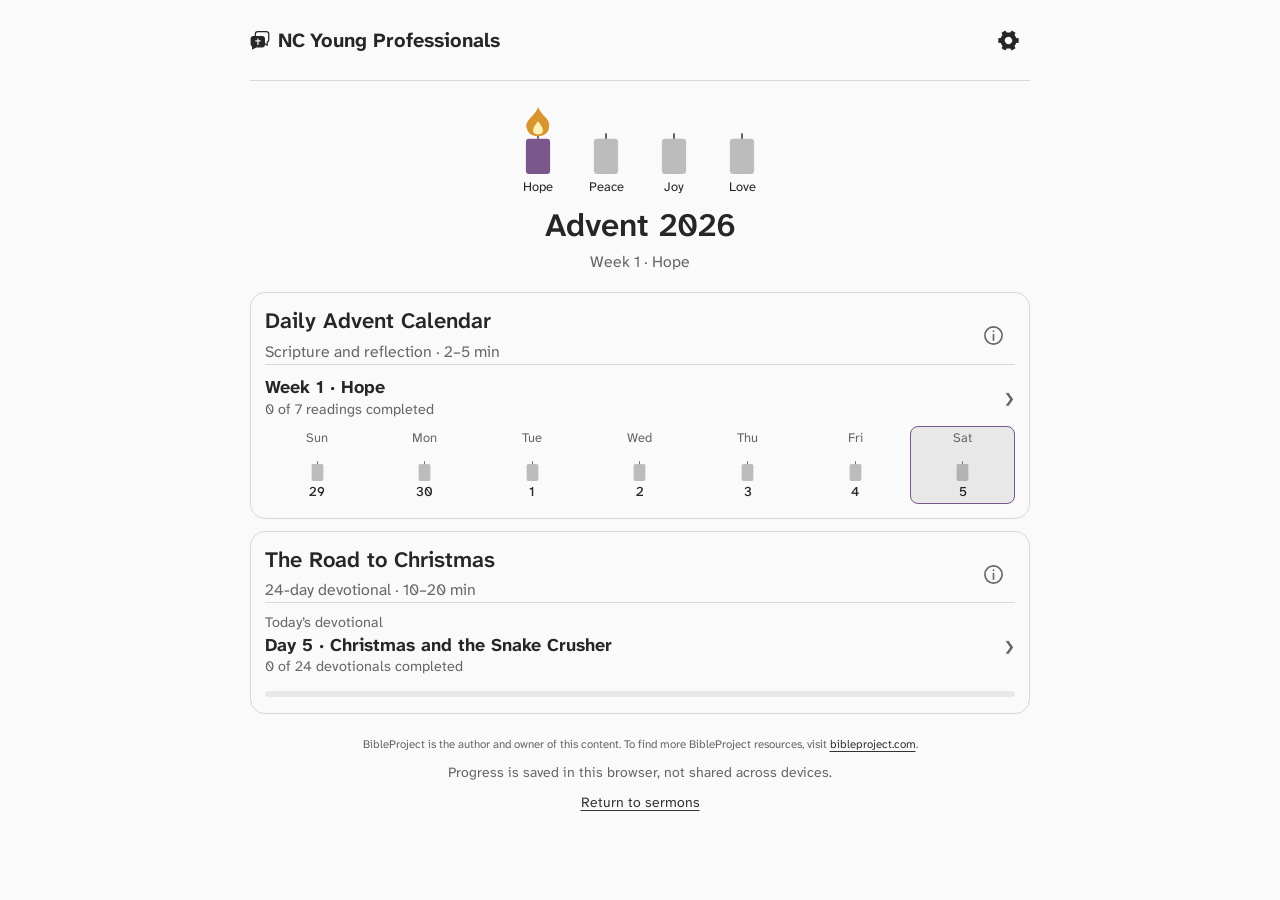
<file: advent-2026/index.html>
<!doctype html>
<html lang="en"><head><meta charset="utf-8"><meta name="viewport" content="width=device-width,initial-scale=1"><meta name="theme-color" content="#fafafa"><meta name="robots" content="noindex, nofollow"><meta name="description" content="2026 Advent reading companion for NC Young Professionals"><title>NC Young Professionals · Advent 2026</title><link rel="icon" type="image/svg+xml" href="../favicon.svg?v=2"><link rel="stylesheet" href="../site.css?v=seasonal-banner-1"><link rel="stylesheet" href="./season.css?v=10"><link rel="stylesheet" href="../video-player.css?v=2"></head><body><div class="shell"><header><a class="brand-home" href="../"><strong class="brand"><svg class="brand-icon" viewBox="0 0 64 64" aria-hidden="true" focusable="false">

<path d="M25 5h27a8 8 0 0 1 8 8v19a8 8 0 0 1-5 7v10l-13-8H25a8 8 0 0 1-8-8V13a8 8 0 0 1 8-8Z" fill="var(--bg)" stroke="currentColor" stroke-width="4" stroke-linejoin="round"/>
<g transform="translate(0 3) scale(.94)">
<path d="M12 19h29a8 8 0 0 1 8 8v19a8 8 0 0 1-8 8H22L9 61v-9a8 8 0 0 1-5-7V27a8 8 0 0 1 8-8Z" fill="currentColor" stroke="currentColor" stroke-width="4" stroke-linejoin="round"/>
<path d="M27 28v18m-7-12h14" fill="none" stroke="var(--bg)" stroke-width="4" stroke-linecap="square"/>
</g></svg>
<span>NC Young Professionals</span></strong></a><div class="header-actions"><button type="button" id="settings-open" aria-label="Settings" aria-haspopup="dialog" aria-controls="reading-settings"><svg viewBox="0 0 24 24" fill="currentColor" aria-hidden="true"><path transform="rotate(-30 12 12)" fill-rule="evenodd" d="M8.10 5.25 L9.67 4.56 L9.92 2.22 L14.08 2.22 L14.33 4.56 L15.90 5.25 L17.28 6.26 L19.43 5.31 L21.51 8.91 L19.61 10.30 L19.80 12.00 L19.61 13.70 L21.51 15.09 L19.43 18.69 L17.28 17.74 L15.90 18.75 L14.33 19.44 L14.08 21.78 L9.92 21.78 L9.67 19.44 L8.10 18.75 L6.72 17.74 L4.57 18.69 L2.49 15.09 L4.39 13.70 L4.20 12.00 L4.39 10.30 L2.49 8.91 L4.57 5.31 L6.72 6.26Z M15.5 12a3.5 3.5 0 1 0-7 0a3.5 3.5 0 1 0 7 0Z"/></svg></button></div></header><main><article id="article" class="season" aria-live="polite"><p>Loading Advent resources…</p></article></main></div><dialog id="reading-settings" aria-labelledby="settings-title">
<div class="settings-heading"><h2 id="settings-title">Settings</h2><button type="button" id="settings-close" aria-label="Close settings">×</button></div>
<div class="settings-row"><span class="translation-label-group"><span id="translation-label">Bible Translation</span><button type="button" class="info-button" id="translation-info" aria-label="About Bible translation" aria-expanded="false" aria-controls="translation-help"><svg viewBox="0 0 20 20" fill="none" stroke="currentColor" stroke-width="1.5" aria-hidden="true"><circle cx="10" cy="10" r="8"/><path d="M10 9v5"/><circle cx="10" cy="6" r=".8" fill="currentColor" stroke="none"/></svg></button><span id="translation-help" role="note" hidden>Bible translation changes links only.</span></span><div class="translation-picker" hidden><button type="button" id="translation" class="translation-badge" aria-expanded="false" aria-controls="translation-options" aria-label="Bible link translation"><span class="translation-abbreviation"></span></button><div id="translation-options" class="translation-options" role="group" aria-label="Bible translations" hidden></div></div></div>
<div class="settings-row font-row"><span id="font-label">Font</span><input type="hidden" id="reading-font" value="atkinson"><details id="font-picker"><summary aria-label="Choose reading font"><span id="selected-font">Atkinson Hyperlegible Next</span><span aria-hidden="true">⌄</span></summary><div class="font-options" role="radiogroup" aria-labelledby="font-label"><label data-font="andika"><input type="radio" name="font-choice" value="andika"><span>Andika</span></label><label data-font="atkinson"><input type="radio" name="font-choice" value="atkinson"><span>Atkinson Hyperlegible Next</span></label><label data-font="lexend"><input type="radio" name="font-choice" value="lexend"><span>Lexend</span></label><label data-font="opendyslexic"><input type="radio" name="font-choice" value="opendyslexic"><span>OpenDyslexic</span></label></div></details></div>
<div class="settings-row"><span id="size-label">Text Size</span><div class="size-options" role="group" aria-labelledby="size-label"><button id="smaller" aria-label="Decrease text size"><svg viewBox="0 0 24 24" fill="none" stroke="currentColor" stroke-width="2.4" stroke-linecap="round" aria-hidden="true"><path d="M5 12h14"/></svg></button><output id="reading-size-value" aria-live="polite">100%</output><button id="larger" aria-label="Increase text size"><svg viewBox="0 0 24 24" fill="none" stroke="currentColor" stroke-width="2.4" stroke-linecap="round" aria-hidden="true"><path d="M5 12h14M12 5v14"/></svg></button></div></div>
<div class="settings-row"><span id="appearance-label">Appearance</span><div class="appearance-options" role="group" aria-labelledby="appearance-label"><button type="button" id="theme-light"><svg viewBox="0 0 24 24" fill="none" stroke="currentColor" stroke-width="2.4" aria-hidden="true"><circle cx="12" cy="12" r="4"/><path d="M12 1v3m0 16v3M1 12h3m16 0h3M4.2 4.2l2.1 2.1m11.4 11.4 2.1 2.1M4.2 19.8l2.1-2.1M17.7 6.3l2.1-2.1"/></svg><span>Light</span></button><button type="button" id="theme-dark"><svg viewBox="0 0 24 24" fill="none" stroke="currentColor" stroke-width="2.4" aria-hidden="true"><path d="M20.5 14.2A8.8 8.8 0 0 1 9.8 3.5a8.8 8.8 0 1 0 10.7 10.7Z"/></svg><span>Dark</span></button></div></div>

</dialog><script src="../video-player.js?v=2" defer></script><script src="./season.js?v=15" defer></script></body></html>
</file>
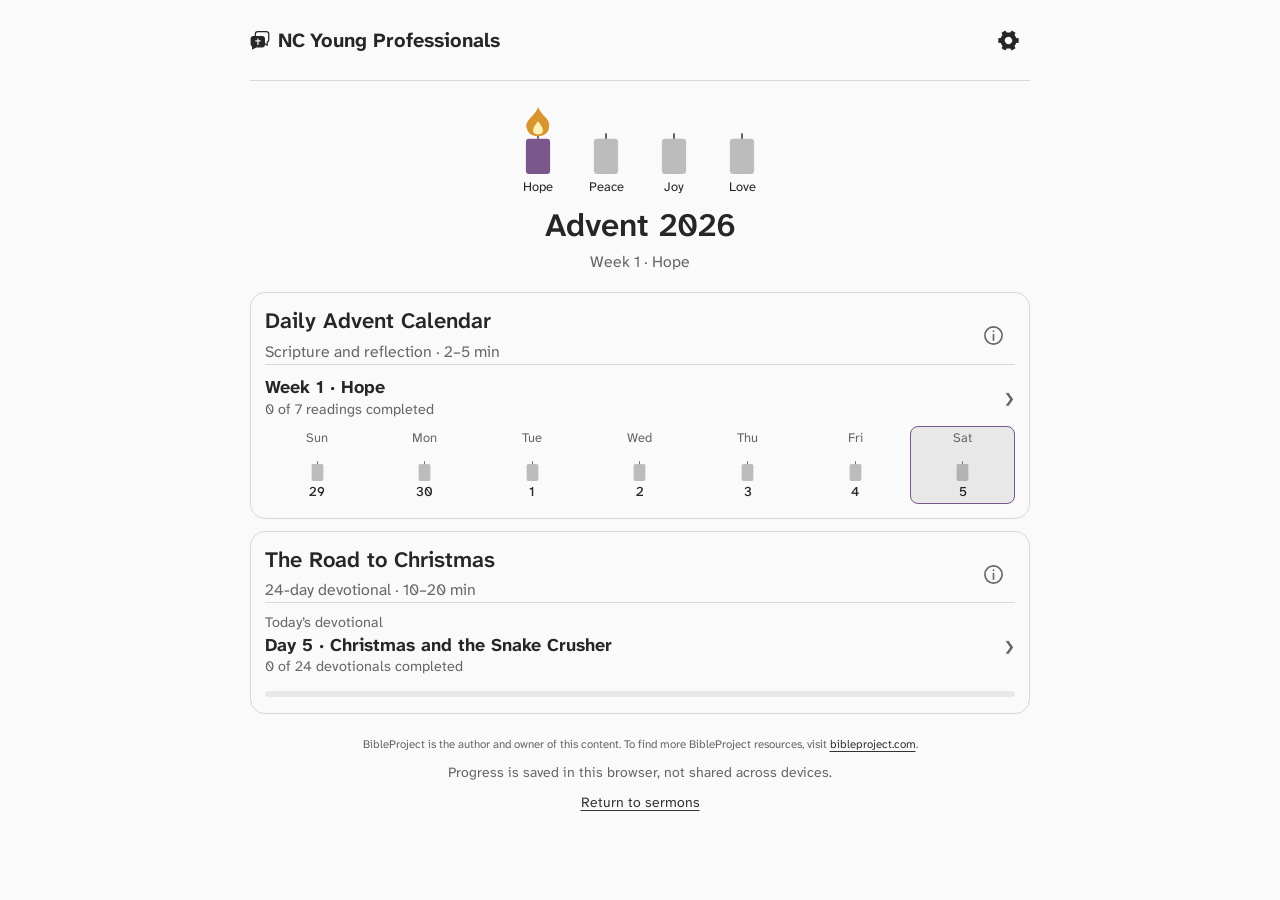
<file: advent2026/index.html>
<!doctype html>
<html lang="en"><head><meta charset="utf-8"><meta name="viewport" content="width=device-width,initial-scale=1"><meta name="theme-color" content="#fafafa"><meta name="robots" content="noindex, nofollow"><meta name="description" content="2026 Advent reading companion for NC Young Professionals"><title>NC Young Professionals · Advent 2026</title><link rel="icon" type="image/svg+xml" href="../favicon.svg?v=2"><link rel="stylesheet" href="../site.css?v=seasonal-banner-1"><link rel="stylesheet" href="./season.css?v=10"><link rel="stylesheet" href="../video-player.css?v=2"></head><body><div class="shell"><header><a class="brand-home" href="../"><strong class="brand"><svg class="brand-icon" viewBox="0 0 64 64" aria-hidden="true" focusable="false">

<path d="M25 5h27a8 8 0 0 1 8 8v19a8 8 0 0 1-5 7v10l-13-8H25a8 8 0 0 1-8-8V13a8 8 0 0 1 8-8Z" fill="var(--bg)" stroke="currentColor" stroke-width="4" stroke-linejoin="round"/>
<g transform="translate(0 3) scale(.94)">
<path d="M12 19h29a8 8 0 0 1 8 8v19a8 8 0 0 1-8 8H22L9 61v-9a8 8 0 0 1-5-7V27a8 8 0 0 1 8-8Z" fill="currentColor" stroke="currentColor" stroke-width="4" stroke-linejoin="round"/>
<path d="M27 28v18m-7-12h14" fill="none" stroke="var(--bg)" stroke-width="4" stroke-linecap="square"/>
</g></svg>
<span>NC Young Professionals</span></strong></a><div class="header-actions"><button type="button" id="settings-open" aria-label="Settings" aria-haspopup="dialog" aria-controls="reading-settings"><svg viewBox="0 0 24 24" fill="currentColor" aria-hidden="true"><path transform="rotate(-30 12 12)" fill-rule="evenodd" d="M8.10 5.25 L9.67 4.56 L9.92 2.22 L14.08 2.22 L14.33 4.56 L15.90 5.25 L17.28 6.26 L19.43 5.31 L21.51 8.91 L19.61 10.30 L19.80 12.00 L19.61 13.70 L21.51 15.09 L19.43 18.69 L17.28 17.74 L15.90 18.75 L14.33 19.44 L14.08 21.78 L9.92 21.78 L9.67 19.44 L8.10 18.75 L6.72 17.74 L4.57 18.69 L2.49 15.09 L4.39 13.70 L4.20 12.00 L4.39 10.30 L2.49 8.91 L4.57 5.31 L6.72 6.26Z M15.5 12a3.5 3.5 0 1 0-7 0a3.5 3.5 0 1 0 7 0Z"/></svg></button></div></header><main><article id="article" class="season" aria-live="polite"><p>Loading Advent resources…</p></article></main></div><dialog id="reading-settings" aria-labelledby="settings-title">
<div class="settings-heading"><h2 id="settings-title">Settings</h2><button type="button" id="settings-close" aria-label="Close settings">×</button></div>
<div class="settings-row"><span class="translation-label-group"><span id="translation-label">Bible Translation</span><button type="button" class="info-button" id="translation-info" aria-label="About Bible translation" aria-expanded="false" aria-controls="translation-help"><svg viewBox="0 0 20 20" fill="none" stroke="currentColor" stroke-width="1.5" aria-hidden="true"><circle cx="10" cy="10" r="8"/><path d="M10 9v5"/><circle cx="10" cy="6" r=".8" fill="currentColor" stroke="none"/></svg></button><span id="translation-help" role="note" hidden>Bible translation changes links only.</span></span><div class="translation-picker" hidden><button type="button" id="translation" class="translation-badge" aria-expanded="false" aria-controls="translation-options" aria-label="Bible link translation"><span class="translation-abbreviation"></span></button><div id="translation-options" class="translation-options" role="group" aria-label="Bible translations" hidden></div></div></div>
<div class="settings-row font-row"><span id="font-label">Font</span><input type="hidden" id="reading-font" value="atkinson"><details id="font-picker"><summary aria-label="Choose reading font"><span id="selected-font">Atkinson Hyperlegible Next</span><span aria-hidden="true">⌄</span></summary><div class="font-options" role="radiogroup" aria-labelledby="font-label"><label data-font="andika"><input type="radio" name="font-choice" value="andika"><span>Andika</span></label><label data-font="atkinson"><input type="radio" name="font-choice" value="atkinson"><span>Atkinson Hyperlegible Next</span></label><label data-font="lexend"><input type="radio" name="font-choice" value="lexend"><span>Lexend</span></label><label data-font="opendyslexic"><input type="radio" name="font-choice" value="opendyslexic"><span>OpenDyslexic</span></label></div></details></div>
<div class="settings-row"><span id="size-label">Text Size</span><div class="size-options" role="group" aria-labelledby="size-label"><button id="smaller" aria-label="Decrease text size"><svg viewBox="0 0 24 24" fill="none" stroke="currentColor" stroke-width="2.4" stroke-linecap="round" aria-hidden="true"><path d="M5 12h14"/></svg></button><output id="reading-size-value" aria-live="polite">100%</output><button id="larger" aria-label="Increase text size"><svg viewBox="0 0 24 24" fill="none" stroke="currentColor" stroke-width="2.4" stroke-linecap="round" aria-hidden="true"><path d="M5 12h14M12 5v14"/></svg></button></div></div>
<div class="settings-row"><span id="appearance-label">Appearance</span><div class="appearance-options" role="group" aria-labelledby="appearance-label"><button type="button" id="theme-light"><svg viewBox="0 0 24 24" fill="none" stroke="currentColor" stroke-width="2.4" aria-hidden="true"><circle cx="12" cy="12" r="4"/><path d="M12 1v3m0 16v3M1 12h3m16 0h3M4.2 4.2l2.1 2.1m11.4 11.4 2.1 2.1M4.2 19.8l2.1-2.1M17.7 6.3l2.1-2.1"/></svg><span>Light</span></button><button type="button" id="theme-dark"><svg viewBox="0 0 24 24" fill="none" stroke="currentColor" stroke-width="2.4" aria-hidden="true"><path d="M20.5 14.2A8.8 8.8 0 0 1 9.8 3.5a8.8 8.8 0 1 0 10.7 10.7Z"/></svg><span>Dark</span></button></div></div>

</dialog><script src="../video-player.js?v=2" defer></script><script src="./season.js?v=14" defer></script></body></html>
</file>
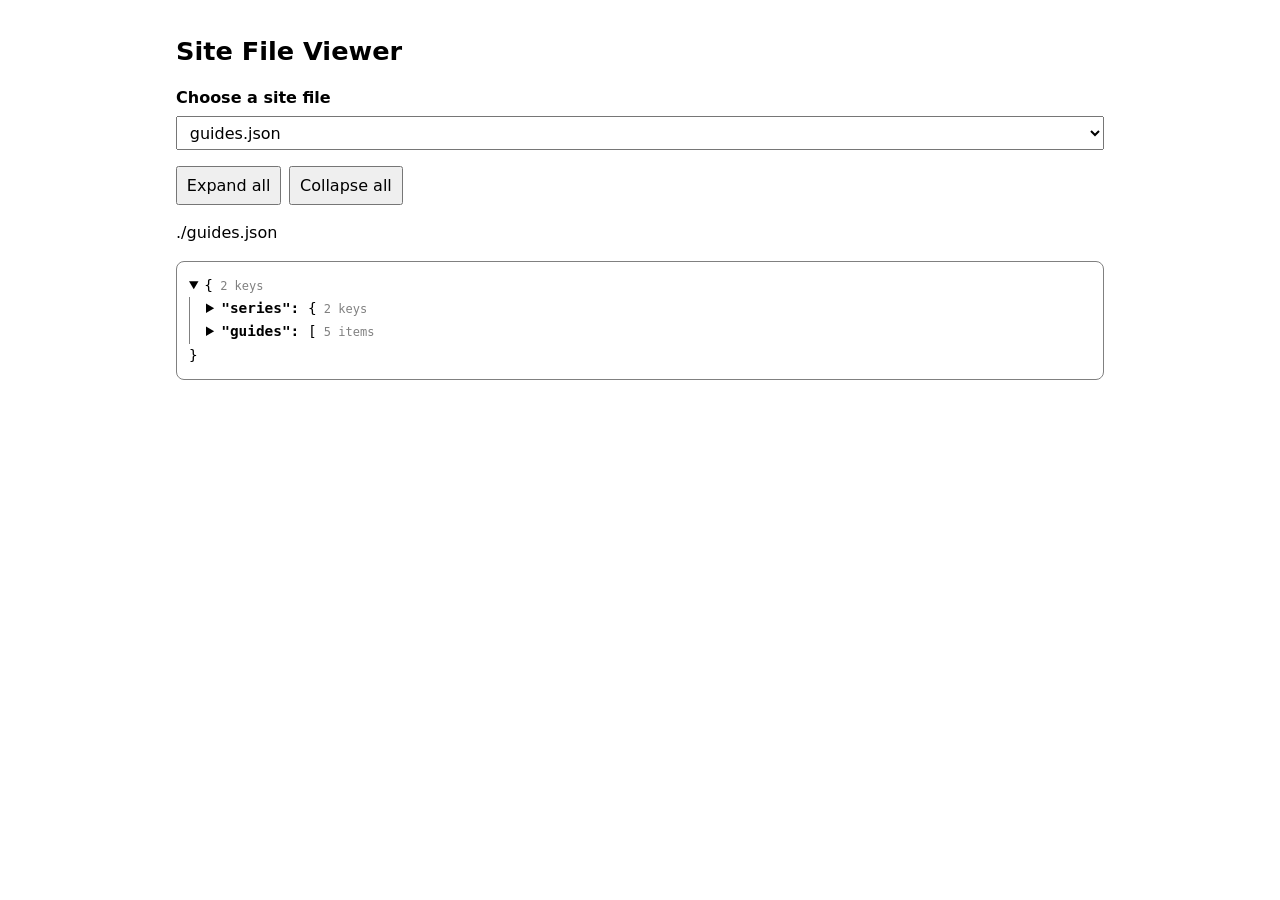
<file: debug/index.html>
<!doctype html>
<html lang="en">
<head>
<base href="../">
<meta charset="utf-8">
<meta name="viewport" content="width=device-width, initial-scale=1">
<meta name="robots" content="noindex, nofollow">
<title>Site File Viewer · NC Young Professionals</title>
<style>
  :root{color-scheme:light dark}
  body{margin:0;background:Canvas;color:CanvasText;font:1rem/1.5 system-ui,sans-serif}
  main{width:min(100% - 2rem,58rem);margin:2rem auto}
  h1{margin:0 0 1rem;font-size:1.6rem}
  label{display:block;font-weight:600;margin-bottom:.35rem}
  select,button{font:inherit;padding:.35rem .55rem}
  select{width:100%}
  .actions{display:flex;flex-wrap:wrap;gap:.5rem;margin:1rem 0}
  #viewer{border:1px solid GrayText;border-radius:.5rem;padding:.75rem;font: .9rem/1.6 ui-monospace,monospace;overflow-wrap:anywhere}
  summary{cursor:pointer}
  summary small{color:GrayText}
  .children{padding-inline-start:1rem;border-inline-start:1px solid GrayText}
  .key{font-weight:700}
  .value,.source-code{white-space:pre-wrap}
  .source-code{margin:0;font:inherit}
  .token-comment{color:#586458}
  .token-string{color:#8a321e}
  .token-keyword{color:#59308f;font-weight:600}
  .token-number{color:#19578c}
  @media(prefers-color-scheme:dark){
    .token-comment{color:#aab6aa}
    .token-string{color:#f0ac91}
    .token-keyword{color:#d6afff}
    .token-number{color:#9dccf6}
  }
</style>
</head>
<body>
<main>
  <h1>Site File Viewer</h1>
  <label for="file">Choose a site file</label>
  <select id="file" disabled></select>
  <div class="actions">
    <button type="button" id="expand" disabled>Expand all</button>
    <button type="button" id="collapse" disabled>Collapse all</button>
  </div>
  <p id="status" role="status"></p>
  <section id="viewer" aria-label="File contents" hidden></section>
</main>
<script>
const picker=document.getElementById('file');
const status=document.getElementById('status');
const viewer=document.getElementById('viewer');
const expand=document.getElementById('expand');
const collapse=document.getElementById('collapse');
let selection=0;

async function readJson(path){
  const response=await fetch(path);
  if(!response.ok)throw Error('HTTP '+response.status);
  return response.json();
}

function render(value,key,root=false){
  const label=document.createElement('span');
  label.className='key';
  label.textContent=key===undefined?'':JSON.stringify(key)+': ';
  if(value===null||typeof value!=='object'){
    const line=document.createElement('div');
    const literal=document.createElement('span');
    literal.className='value';
    literal.textContent=JSON.stringify(value);
    line.append(label,literal);
    return line;
  }

  const array=Array.isArray(value);
  const entries=Object.entries(value);
  const details=document.createElement('details');
  details.open=root;
  const summary=document.createElement('summary');
  const count=document.createElement('small');
  count.textContent=' '+entries.length+(array?' items':' keys');
  summary.append(label,array?'[':'{',count);
  const children=document.createElement('div');
  children.className='children';
  entries.forEach(([name,item],index)=>{
    const node=render(item,array?undefined:name);
    if(index<entries.length-1)node.append(',');
    children.append(node);
  });
  details.append(summary,children,array?']':'}');
  return details;
}

function renderSource(source,isCss){
  const code=document.createElement('pre');
  code.className='source-code';
  const tokens=isCss
    ? /\/\*[\s\S]*?\*\/|"(?:\\.|[^"\\])*"|'(?:\\.|[^'\\])*'|#[\da-f]{3,8}\b|\b\d+(?:\.\d+)?|[-\w]+(?=\s*:)/gi
    : /\/\*[\s\S]*?\*\/|\/\/[^\n]*|"(?:\\.|[^"\\])*"|'(?:\\.|[^'\\])*'|`(?:\\.|[^`\\])*`|\b(?:async|await|catch|const|else|false|for|function|if|let|new|null|return|throw|true|try|undefined)\b|\b\d+(?:\.\d+)?/g;
  let cursor=0;
  for(const match of source.matchAll(tokens)){
    const value=match[0];
    const token=document.createElement('span');
    const kind=value.startsWith('/')?'comment':/^["'`]/.test(value)?'string':/^[#\d]/.test(value)?'number':'keyword';
    token.className='token-'+kind;
    token.textContent=value;
    code.append(source.slice(cursor,match.index),token);
    cursor=match.index+value.length;
  }
  code.append(source.slice(cursor));
  return code;
}

async function showFile(){
  const request=++selection;
  const path=picker.value;
  viewer.replaceChildren();
  viewer.hidden=true;
  expand.disabled=collapse.disabled=true;
  status.textContent='Loading '+path+'…';
  try{
    const isJson=path.endsWith('.json');
    const response=await fetch(path);
    if(!response.ok)throw Error('HTTP '+response.status);
    const data=await (isJson?response.json():response.text());
    if(request!==selection)return;
    viewer.append(isJson?render(data,undefined,true):renderSource(data,path.endsWith('.css')));
    viewer.hidden=false;
    expand.disabled=collapse.disabled=!isJson;
    status.textContent=path;
  }catch(error){
    if(request===selection)status.textContent='Could not load '+path+' ('+error.message+').';
  }
}

picker.addEventListener('change',showFile);
expand.addEventListener('click',()=>{
  viewer.querySelectorAll('details').forEach(node=>{node.open=true});
});
collapse.addEventListener('click',()=>{
  viewer.querySelectorAll('details').forEach(node=>{node.open=false});
});

async function start(){
  const files=new Map([['./guides.json','guides.json'],['./translations.json','translations.json']]);
  try{
    const index=await readJson('./guides.json');
    for(const guide of index.guides){
      files.set('./'+guide.file,guide.file+' · '+guide.title+(guide.published?'':' (unlisted)'));
    }
  }catch(error){
    console.error('Could not discover guide files',error);
  }
  files.set('./site.js','site.js · JavaScript');
  files.set('./site.css','site.css · CSS');
  files.set('./resources.json','resources.json · Seasonal resources');
  files.set('./advent-2026/advent-2026.json','advent-2026/advent-2026.json · Advent 2026');
  files.set('./resources.js','resources.js · Seasonal JavaScript');
  files.set('./video-player.js','video-player.js · Shared JavaScript');
  files.set('./video-player.css','video-player.css · Shared CSS');
  for(const [path,label] of files)picker.add(new Option(label,path));
  picker.disabled=false;
  showFile();
}
start();
</script>
</body>
</html>
</file>
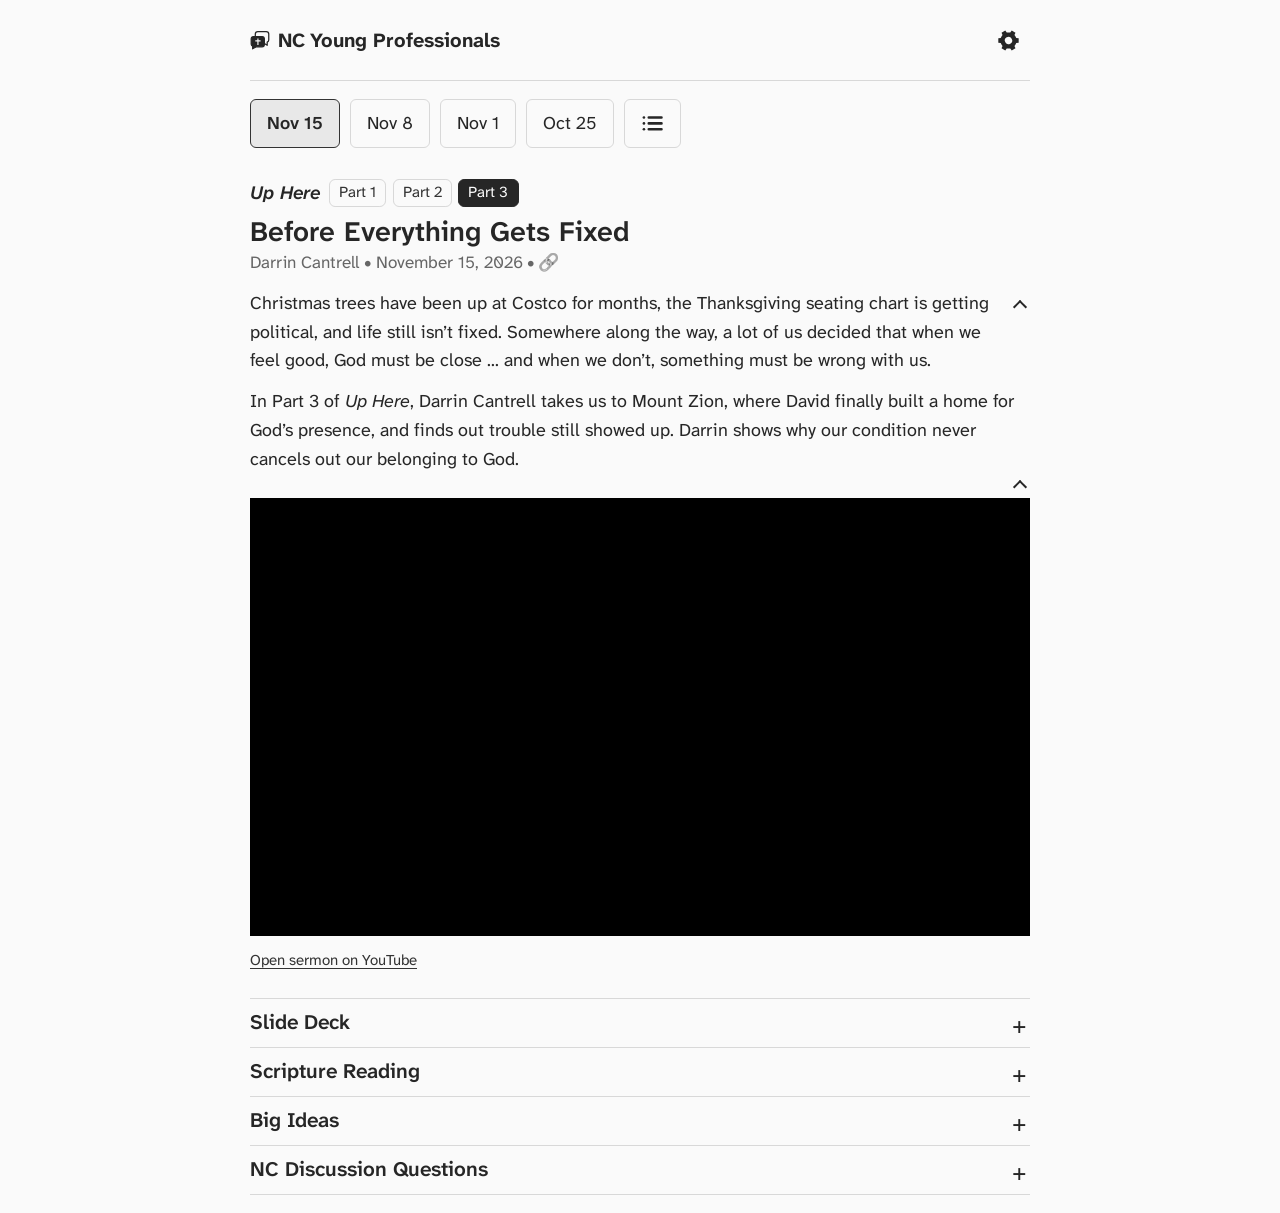
<file: docs/index.html>
<!doctype html>
<html lang="en"><head><meta charset="utf-8"><meta name="viewport" content="width=device-width,initial-scale=1"><meta name="theme-color" content="#fafafa"><meta name="description" content="Weekly sermon and discussion guides for our NC Young Professionals small group."><title>NC Young Professionals · Discussion</title><link rel="icon" type="image/svg+xml" href="./favicon.svg?v=2"><link rel="stylesheet" href="./site.css"></head><body><div class="shell"><header><strong class="brand"><svg class="brand-icon" viewBox="0 0 64 64" aria-hidden="true" focusable="false">

<path d="M25 5h27a8 8 0 0 1 8 8v19a8 8 0 0 1-5 7v10l-13-8H25a8 8 0 0 1-8-8V13a8 8 0 0 1 8-8Z" fill="var(--bg)" stroke="currentColor" stroke-width="4" stroke-linejoin="round"/>
<g transform="translate(0 3) scale(.94)">
<path d="M12 19h29a8 8 0 0 1 8 8v19a8 8 0 0 1-8 8H22L9 61v-9a8 8 0 0 1-5-7V27a8 8 0 0 1 8-8Z" fill="currentColor" stroke="currentColor" stroke-width="4" stroke-linejoin="round"/>
<path d="M27 28v18m-7-12h14" fill="none" stroke="var(--bg)" stroke-width="4" stroke-linecap="square"/>
</g></svg>
<span>NC Young Professionals</span></strong><button type="button" id="settings-open" aria-label="Settings" aria-haspopup="dialog" aria-controls="reading-settings"><svg viewBox="0 0 24 24" fill="currentColor" aria-hidden="true"><path transform="rotate(-30 12 12)" fill-rule="evenodd" d="M8.10 5.25 L9.67 4.56 L9.92 2.22 L14.08 2.22 L14.33 4.56 L15.90 5.25 L17.28 6.26 L19.43 5.31 L21.51 8.91 L19.61 10.30 L19.80 12.00 L19.61 13.70 L21.51 15.09 L19.43 18.69 L17.28 17.74 L15.90 18.75 L14.33 19.44 L14.08 21.78 L9.92 21.78 L9.67 19.44 L8.10 18.75 L6.72 17.74 L4.57 18.69 L2.49 15.09 L4.39 13.70 L4.20 12.00 L4.39 10.30 L2.49 8.91 L4.57 5.31 L6.72 6.26Z M15.5 12a3.5 3.5 0 1 0-7 0a3.5 3.5 0 1 0 7 0Z"/></svg></button></header><main><div class="week-strip"><nav id="weeks" class="weeks" aria-label="Recent sermon guides"></nav><button class="archive-toggle" id="archive-toggle" aria-label="Show all sermons" title="All sermons" aria-expanded="false" aria-controls="archive"><svg viewBox="0 0 24 24" fill="none" stroke="currentColor" stroke-width="2.7" stroke-linecap="round" aria-hidden="true"><path d="M8 6h13M8 12h13M8 18h13"/><circle cx="3" cy="6" r="1.35" fill="currentColor" stroke="none"/><circle cx="3" cy="12" r="1.35" fill="currentColor" stroke="none"/><circle cx="3" cy="18" r="1.35" fill="currentColor" stroke="none"/></svg></button></div><nav id="archive" class="archive" aria-label="All sermon guides" hidden></nav><article id="article" aria-live="polite"></article></main></div><dialog id="reading-settings" aria-labelledby="settings-title">
<div class="settings-heading"><h2 id="settings-title">Settings</h2><button type="button" id="settings-close" aria-label="Close settings">×</button></div>
<div class="settings-row"><span class="translation-label-group"><span id="translation-label">Bible Translation</span><button type="button" class="info-button" id="translation-info" aria-label="About Bible translation" aria-expanded="false" aria-controls="translation-help"><svg viewBox="0 0 20 20" fill="none" stroke="currentColor" stroke-width="1.5" aria-hidden="true"><circle cx="10" cy="10" r="8"/><path d="M10 9v5"/><circle cx="10" cy="6" r=".8" fill="currentColor" stroke="none"/></svg></button><span id="translation-help" role="note" hidden>Bible translation changes links only.</span></span><div class="translation-picker" hidden><button type="button" id="translation" class="translation-badge" aria-expanded="false" aria-controls="translation-options" aria-label="Bible link translation"><span class="translation-abbreviation"></span></button><div id="translation-options" class="translation-options" role="group" aria-label="Bible translations" hidden></div></div></div>
<div class="settings-row font-row"><span id="font-label">Font</span><input type="hidden" id="reading-font" value="atkinson"><details id="font-picker"><summary aria-label="Choose reading font"><span id="selected-font">Atkinson Hyperlegible Next</span><span aria-hidden="true">⌄</span></summary><div class="font-options" role="radiogroup" aria-labelledby="font-label"><label data-font="andika"><input type="radio" name="font-choice" value="andika"><span>Andika</span></label><label data-font="atkinson"><input type="radio" name="font-choice" value="atkinson"><span>Atkinson Hyperlegible Next</span></label><label data-font="lexend"><input type="radio" name="font-choice" value="lexend"><span>Lexend</span></label><label data-font="opendyslexic"><input type="radio" name="font-choice" value="opendyslexic"><span>OpenDyslexic</span></label></div></details></div>
<div class="settings-row"><span id="size-label">Text Size</span><div class="size-options" role="group" aria-labelledby="size-label"><button id="smaller" aria-label="Decrease text size"><svg viewBox="0 0 24 24" fill="none" stroke="currentColor" stroke-width="2.4" stroke-linecap="round" aria-hidden="true"><path d="M5 12h14"/></svg></button><output id="reading-size-value" aria-live="polite">100%</output><button id="larger" aria-label="Increase text size"><svg viewBox="0 0 24 24" fill="none" stroke="currentColor" stroke-width="2.4" stroke-linecap="round" aria-hidden="true"><path d="M5 12h14M12 5v14"/></svg></button></div></div>
<div class="settings-row"><span id="appearance-label">Appearance</span><div class="appearance-options" role="group" aria-labelledby="appearance-label"><button type="button" id="theme-light"><svg viewBox="0 0 24 24" fill="none" stroke="currentColor" stroke-width="2.4" aria-hidden="true"><circle cx="12" cy="12" r="4"/><path d="M12 1v3m0 16v3M1 12h3m16 0h3M4.2 4.2l2.1 2.1m11.4 11.4 2.1 2.1M4.2 19.8l2.1-2.1M17.7 6.3l2.1-2.1"/></svg><span>Light</span></button><button type="button" id="theme-dark"><svg viewBox="0 0 24 24" fill="none" stroke="currentColor" stroke-width="2.4" aria-hidden="true"><path d="M20.5 14.2A8.8 8.8 0 0 1 9.8 3.5a8.8 8.8 0 1 0 10.7 10.7Z"/></svg><span>Dark</span></button></div></div>

</dialog><script src="./site.js" defer></script></body></html>
</file>
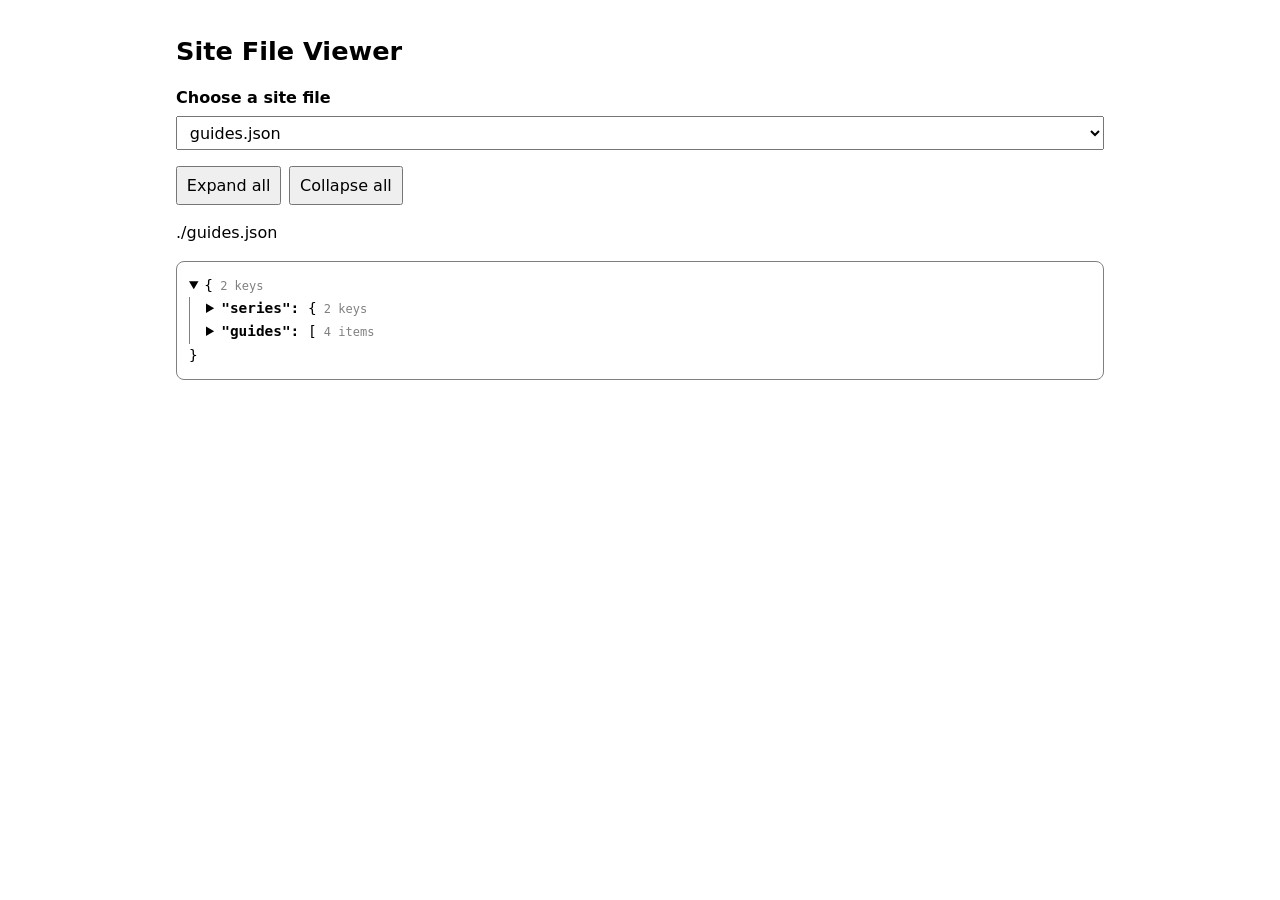
<file: docs/debug/index.html>
<!doctype html>
<html lang="en">
<head>
<base href="../">
<meta charset="utf-8">
<meta name="viewport" content="width=device-width, initial-scale=1">
<meta name="robots" content="noindex, nofollow">
<title>Site File Viewer · NC Young Professionals</title>
<style>
  :root{color-scheme:light dark}
  body{margin:0;background:Canvas;color:CanvasText;font:1rem/1.5 system-ui,sans-serif}
  main{width:min(100% - 2rem,58rem);margin:2rem auto}
  h1{margin:0 0 1rem;font-size:1.6rem}
  label{display:block;font-weight:600;margin-bottom:.35rem}
  select,button{font:inherit;padding:.35rem .55rem}
  select{width:100%}
  .actions{display:flex;flex-wrap:wrap;gap:.5rem;margin:1rem 0}
  #viewer{border:1px solid GrayText;border-radius:.5rem;padding:.75rem;font: .9rem/1.6 ui-monospace,monospace;overflow-wrap:anywhere}
  summary{cursor:pointer}
  summary small{color:GrayText}
  .children{padding-inline-start:1rem;border-inline-start:1px solid GrayText}
  .key{font-weight:700}
  .value,.source-code{white-space:pre-wrap}
  .source-code{margin:0;font:inherit}
  .token-comment{color:#586458}
  .token-string{color:#8a321e}
  .token-keyword{color:#59308f;font-weight:600}
  .token-number{color:#19578c}
  @media(prefers-color-scheme:dark){
    .token-comment{color:#aab6aa}
    .token-string{color:#f0ac91}
    .token-keyword{color:#d6afff}
    .token-number{color:#9dccf6}
  }
</style>
</head>
<body>
<main>
  <h1>Site File Viewer</h1>
  <label for="file">Choose a site file</label>
  <select id="file" disabled></select>
  <div class="actions">
    <button type="button" id="expand" disabled>Expand all</button>
    <button type="button" id="collapse" disabled>Collapse all</button>
  </div>
  <p id="status" role="status"></p>
  <section id="viewer" aria-label="File contents" hidden></section>
</main>
<script>
const picker=document.getElementById('file');
const status=document.getElementById('status');
const viewer=document.getElementById('viewer');
const expand=document.getElementById('expand');
const collapse=document.getElementById('collapse');
let selection=0;

async function readJson(path){
  const response=await fetch(path);
  if(!response.ok)throw Error('HTTP '+response.status);
  return response.json();
}

function render(value,key,root=false){
  const label=document.createElement('span');
  label.className='key';
  label.textContent=key===undefined?'':JSON.stringify(key)+': ';
  if(value===null||typeof value!=='object'){
    const line=document.createElement('div');
    const literal=document.createElement('span');
    literal.className='value';
    literal.textContent=JSON.stringify(value);
    line.append(label,literal);
    return line;
  }

  const array=Array.isArray(value);
  const entries=Object.entries(value);
  const details=document.createElement('details');
  details.open=root;
  const summary=document.createElement('summary');
  const count=document.createElement('small');
  count.textContent=' '+entries.length+(array?' items':' keys');
  summary.append(label,array?'[':'{',count);
  const children=document.createElement('div');
  children.className='children';
  entries.forEach(([name,item],index)=>{
    const node=render(item,array?undefined:name);
    if(index<entries.length-1)node.append(',');
    children.append(node);
  });
  details.append(summary,children,array?']':'}');
  return details;
}

function renderSource(source,isCss){
  const code=document.createElement('pre');
  code.className='source-code';
  const tokens=isCss
    ? /\/\*[\s\S]*?\*\/|"(?:\\.|[^"\\])*"|'(?:\\.|[^'\\])*'|#[\da-f]{3,8}\b|\b\d+(?:\.\d+)?|[-\w]+(?=\s*:)/gi
    : /\/\*[\s\S]*?\*\/|\/\/[^\n]*|"(?:\\.|[^"\\])*"|'(?:\\.|[^'\\])*'|`(?:\\.|[^`\\])*`|\b(?:async|await|catch|const|else|false|for|function|if|let|new|null|return|throw|true|try|undefined)\b|\b\d+(?:\.\d+)?/g;
  let cursor=0;
  for(const match of source.matchAll(tokens)){
    const value=match[0];
    const token=document.createElement('span');
    const kind=value.startsWith('/')?'comment':/^["'`]/.test(value)?'string':/^[#\d]/.test(value)?'number':'keyword';
    token.className='token-'+kind;
    token.textContent=value;
    code.append(source.slice(cursor,match.index),token);
    cursor=match.index+value.length;
  }
  code.append(source.slice(cursor));
  return code;
}

async function showFile(){
  const request=++selection;
  const path=picker.value;
  viewer.replaceChildren();
  viewer.hidden=true;
  expand.disabled=collapse.disabled=true;
  status.textContent='Loading '+path+'…';
  try{
    const isJson=path.endsWith('.json');
    const response=await fetch(path);
    if(!response.ok)throw Error('HTTP '+response.status);
    const data=await (isJson?response.json():response.text());
    if(request!==selection)return;
    viewer.append(isJson?render(data,undefined,true):renderSource(data,path.endsWith('.css')));
    viewer.hidden=false;
    expand.disabled=collapse.disabled=!isJson;
    status.textContent=path;
  }catch(error){
    if(request===selection)status.textContent='Could not load '+path+' ('+error.message+').';
  }
}

picker.addEventListener('change',showFile);
expand.addEventListener('click',()=>{
  viewer.querySelectorAll('details').forEach(node=>{node.open=true});
});
collapse.addEventListener('click',()=>{
  viewer.querySelectorAll('details').forEach(node=>{node.open=false});
});

async function start(){
  const files=new Map([['./guides.json','guides.json'],['./translations.json','translations.json']]);
  try{
    const index=await readJson('./guides.json');
    for(const guide of index.guides){
      files.set('./'+guide.file,guide.file+' · '+guide.title+(guide.published?'':' (unlisted)'));
    }
  }catch(error){
    console.error('Could not discover guide files',error);
  }
  files.set('./site.js','site.js · JavaScript');
  files.set('./site.css','site.css · CSS');
  for(const [path,label] of files)picker.add(new Option(label,path));
  picker.disabled=false;
  showFile();
}
start();
</script>
</body>
</html>
</file>
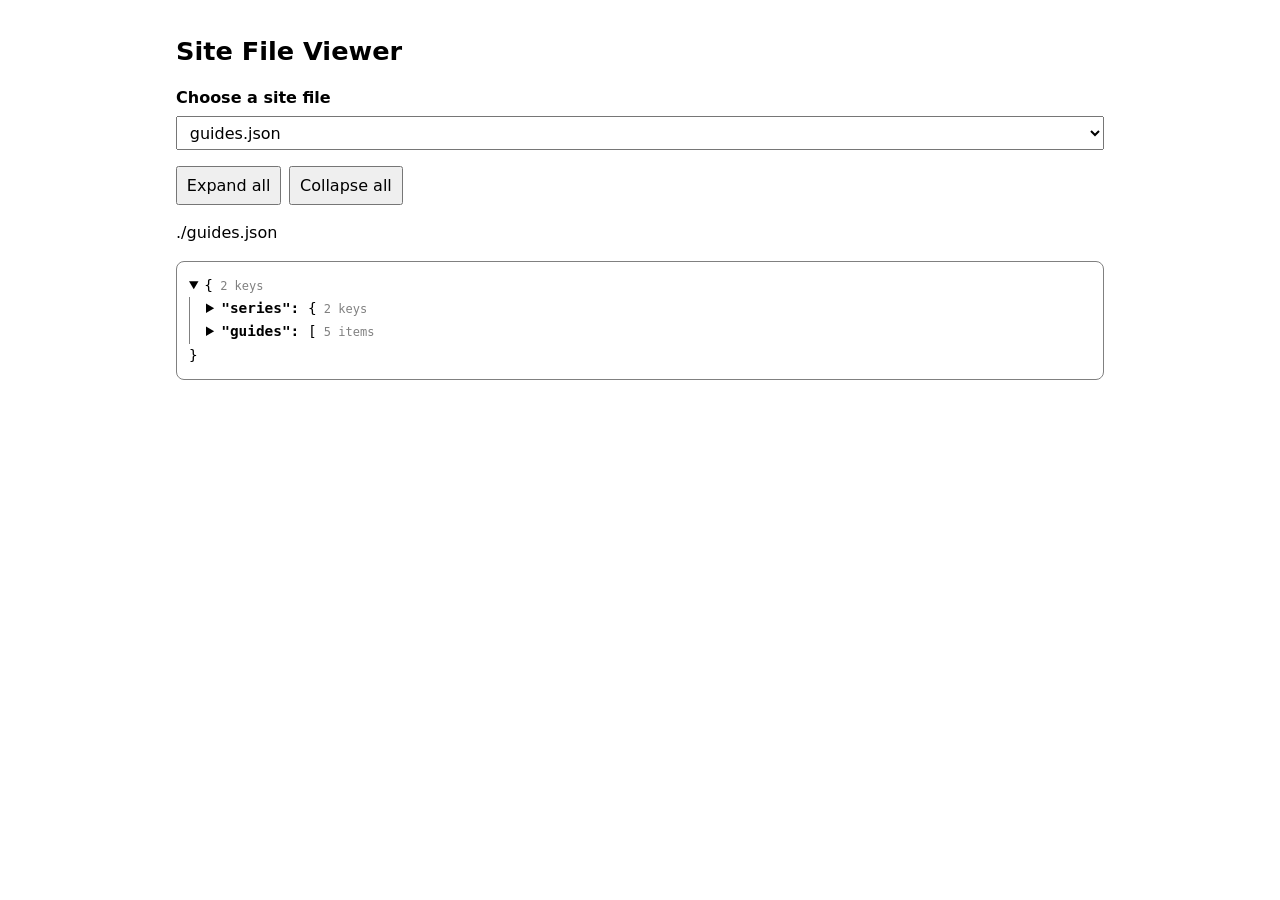
<file: debug.html>
<!doctype html>
<html lang="en">
<head>
<meta charset="utf-8">
<meta name="viewport" content="width=device-width, initial-scale=1">
<meta name="robots" content="noindex, nofollow">
<title>Site File Viewer · NC Young Professionals</title>
<style>
  :root{color-scheme:light dark}
  body{margin:0;background:Canvas;color:CanvasText;font:1rem/1.5 system-ui,sans-serif}
  main{width:min(100% - 2rem,58rem);margin:2rem auto}
  h1{margin:0 0 1rem;font-size:1.6rem}
  label{display:block;font-weight:600;margin-bottom:.35rem}
  select,button{font:inherit;padding:.35rem .55rem}
  select{width:100%}
  .actions{display:flex;flex-wrap:wrap;gap:.5rem;margin:1rem 0}
  #viewer{border:1px solid GrayText;border-radius:.5rem;padding:.75rem;font: .9rem/1.6 ui-monospace,monospace;overflow-wrap:anywhere}
  summary{cursor:pointer}
  summary small{color:GrayText}
  .children{padding-inline-start:1rem;border-inline-start:1px solid GrayText}
  .key{font-weight:700}
  .value,.source-code{white-space:pre-wrap}
  .source-code{margin:0;font:inherit}
  .token-comment{color:#586458}
  .token-string{color:#8a321e}
  .token-keyword{color:#59308f;font-weight:600}
  .token-number{color:#19578c}
  @media(prefers-color-scheme:dark){
    .token-comment{color:#aab6aa}
    .token-string{color:#f0ac91}
    .token-keyword{color:#d6afff}
    .token-number{color:#9dccf6}
  }
</style>
</head>
<body>
<main>
  <h1>Site File Viewer</h1>
  <label for="file">Choose a site file</label>
  <select id="file" disabled></select>
  <div class="actions">
    <button type="button" id="expand" disabled>Expand all</button>
    <button type="button" id="collapse" disabled>Collapse all</button>
  </div>
  <p id="status" role="status"></p>
  <section id="viewer" aria-label="File contents" hidden></section>
</main>
<script>
const picker=document.getElementById('file');
const status=document.getElementById('status');
const viewer=document.getElementById('viewer');
const expand=document.getElementById('expand');
const collapse=document.getElementById('collapse');
let selection=0;

async function readJson(path){
  const response=await fetch(path);
  if(!response.ok)throw Error('HTTP '+response.status);
  return response.json();
}

function render(value,key,root=false){
  const label=document.createElement('span');
  label.className='key';
  label.textContent=key===undefined?'':JSON.stringify(key)+': ';
  if(value===null||typeof value!=='object'){
    const line=document.createElement('div');
    const literal=document.createElement('span');
    literal.className='value';
    literal.textContent=JSON.stringify(value);
    line.append(label,literal);
    return line;
  }

  const array=Array.isArray(value);
  const entries=Object.entries(value);
  const details=document.createElement('details');
  details.open=root;
  const summary=document.createElement('summary');
  const count=document.createElement('small');
  count.textContent=' '+entries.length+(array?' items':' keys');
  summary.append(label,array?'[':'{',count);
  const children=document.createElement('div');
  children.className='children';
  entries.forEach(([name,item],index)=>{
    const node=render(item,array?undefined:name);
    if(index<entries.length-1)node.append(',');
    children.append(node);
  });
  details.append(summary,children,array?']':'}');
  return details;
}

function renderSource(source,isCss){
  const code=document.createElement('pre');
  code.className='source-code';
  const tokens=isCss
    ? /\/\*[\s\S]*?\*\/|"(?:\\.|[^"\\])*"|'(?:\\.|[^'\\])*'|#[\da-f]{3,8}\b|\b\d+(?:\.\d+)?|[-\w]+(?=\s*:)/gi
    : /\/\*[\s\S]*?\*\/|\/\/[^\n]*|"(?:\\.|[^"\\])*"|'(?:\\.|[^'\\])*'|`(?:\\.|[^`\\])*`|\b(?:async|await|catch|const|else|false|for|function|if|let|new|null|return|throw|true|try|undefined)\b|\b\d+(?:\.\d+)?/g;
  let cursor=0;
  for(const match of source.matchAll(tokens)){
    const value=match[0];
    const token=document.createElement('span');
    const kind=value.startsWith('/')?'comment':/^["'`]/.test(value)?'string':/^[#\d]/.test(value)?'number':'keyword';
    token.className='token-'+kind;
    token.textContent=value;
    code.append(source.slice(cursor,match.index),token);
    cursor=match.index+value.length;
  }
  code.append(source.slice(cursor));
  return code;
}

async function showFile(){
  const request=++selection;
  const path=picker.value;
  viewer.replaceChildren();
  viewer.hidden=true;
  expand.disabled=collapse.disabled=true;
  status.textContent='Loading '+path+'…';
  try{
    const isJson=path.endsWith('.json');
    const response=await fetch(path);
    if(!response.ok)throw Error('HTTP '+response.status);
    const data=await (isJson?response.json():response.text());
    if(request!==selection)return;
    viewer.append(isJson?render(data,undefined,true):renderSource(data,path.endsWith('.css')));
    viewer.hidden=false;
    expand.disabled=collapse.disabled=!isJson;
    status.textContent=path;
  }catch(error){
    if(request===selection)status.textContent='Could not load '+path+' ('+error.message+').';
  }
}

picker.addEventListener('change',showFile);
expand.addEventListener('click',()=>{
  viewer.querySelectorAll('details').forEach(node=>{node.open=true});
});
collapse.addEventListener('click',()=>{
  viewer.querySelectorAll('details').forEach(node=>{node.open=false});
});

async function start(){
  const files=new Map([['./guides.json','guides.json'],['./translations.json','translations.json']]);
  try{
    const index=await readJson('./guides.json');
    for(const guide of index.guides){
      files.set('./'+guide.file,guide.file+' · '+guide.title+(guide.published?'':' (unlisted)'));
    }
  }catch(error){
    console.error('Could not discover guide files',error);
  }
  files.set('./site.js','site.js · JavaScript');
  files.set('./site.css','site.css · CSS');
  files.set('./resources.json','resources.json · Seasonal resources');
  files.set('./advent-2026/advent-2026.json','advent-2026/advent-2026.json · Advent 2026');
  files.set('./resources.js','resources.js · Seasonal JavaScript');
  files.set('./video-player.js','video-player.js · Shared JavaScript');
  files.set('./video-player.css','video-player.css · Shared CSS');
  for(const [path,label] of files)picker.add(new Option(label,path));
  picker.disabled=false;
  showFile();
}
start();
</script>
</body>
</html>
</file>
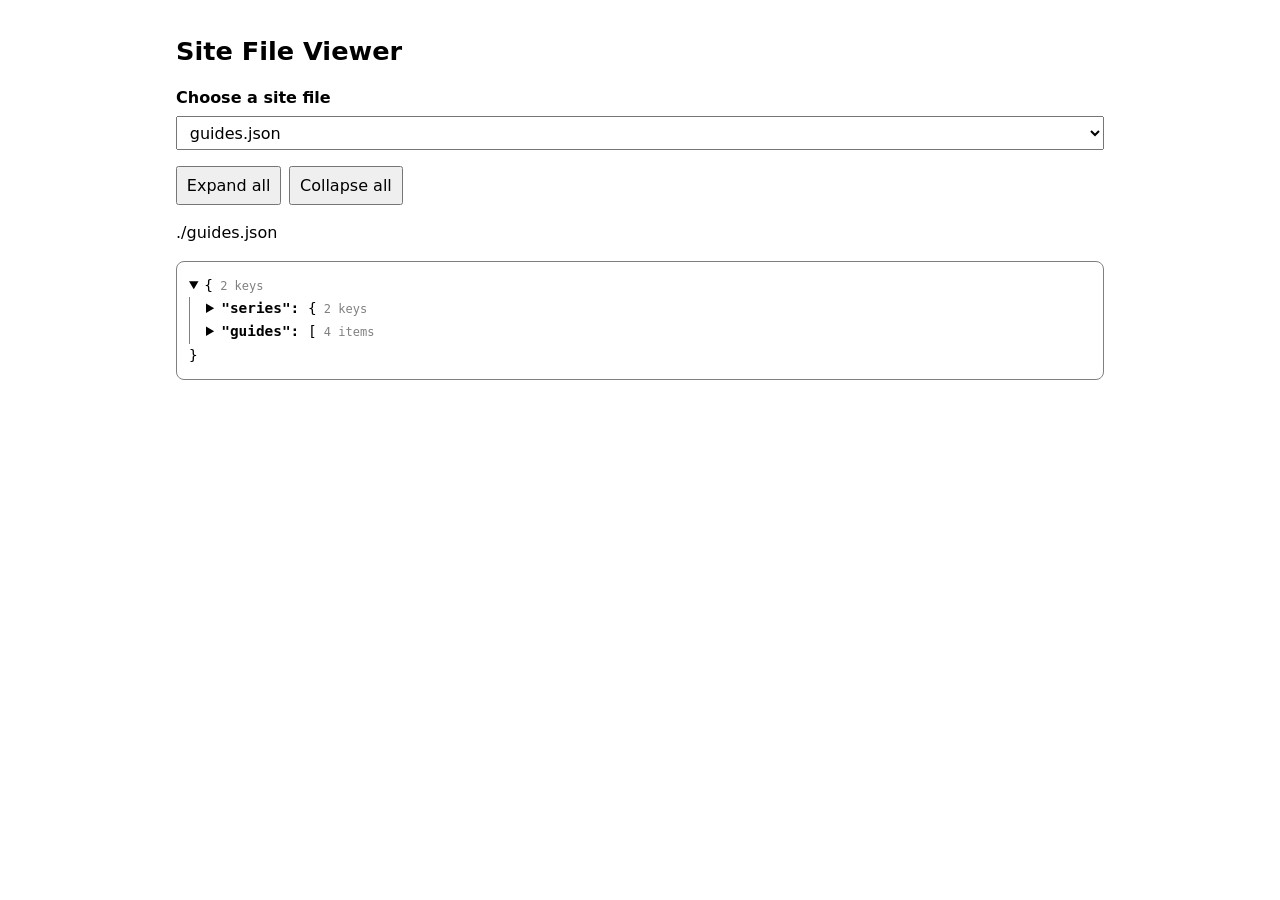
<file: docs/debug.html>
<!doctype html>
<html lang="en">
<head>
<meta charset="utf-8">
<meta name="viewport" content="width=device-width, initial-scale=1">
<meta name="robots" content="noindex, nofollow">
<title>Site File Viewer · NC Young Professionals</title>
<style>
  :root{color-scheme:light dark}
  body{margin:0;background:Canvas;color:CanvasText;font:1rem/1.5 system-ui,sans-serif}
  main{width:min(100% - 2rem,58rem);margin:2rem auto}
  h1{margin:0 0 1rem;font-size:1.6rem}
  label{display:block;font-weight:600;margin-bottom:.35rem}
  select,button{font:inherit;padding:.35rem .55rem}
  select{width:100%}
  .actions{display:flex;flex-wrap:wrap;gap:.5rem;margin:1rem 0}
  #viewer{border:1px solid GrayText;border-radius:.5rem;padding:.75rem;font: .9rem/1.6 ui-monospace,monospace;overflow-wrap:anywhere}
  summary{cursor:pointer}
  summary small{color:GrayText}
  .children{padding-inline-start:1rem;border-inline-start:1px solid GrayText}
  .key{font-weight:700}
  .value,.source-code{white-space:pre-wrap}
  .source-code{margin:0;font:inherit}
  .token-comment{color:#586458}
  .token-string{color:#8a321e}
  .token-keyword{color:#59308f;font-weight:600}
  .token-number{color:#19578c}
  @media(prefers-color-scheme:dark){
    .token-comment{color:#aab6aa}
    .token-string{color:#f0ac91}
    .token-keyword{color:#d6afff}
    .token-number{color:#9dccf6}
  }
</style>
</head>
<body>
<main>
  <h1>Site File Viewer</h1>
  <label for="file">Choose a site file</label>
  <select id="file" disabled></select>
  <div class="actions">
    <button type="button" id="expand" disabled>Expand all</button>
    <button type="button" id="collapse" disabled>Collapse all</button>
  </div>
  <p id="status" role="status"></p>
  <section id="viewer" aria-label="File contents" hidden></section>
</main>
<script>
const picker=document.getElementById('file');
const status=document.getElementById('status');
const viewer=document.getElementById('viewer');
const expand=document.getElementById('expand');
const collapse=document.getElementById('collapse');
let selection=0;

async function readJson(path){
  const response=await fetch(path);
  if(!response.ok)throw Error('HTTP '+response.status);
  return response.json();
}

function render(value,key,root=false){
  const label=document.createElement('span');
  label.className='key';
  label.textContent=key===undefined?'':JSON.stringify(key)+': ';
  if(value===null||typeof value!=='object'){
    const line=document.createElement('div');
    const literal=document.createElement('span');
    literal.className='value';
    literal.textContent=JSON.stringify(value);
    line.append(label,literal);
    return line;
  }

  const array=Array.isArray(value);
  const entries=Object.entries(value);
  const details=document.createElement('details');
  details.open=root;
  const summary=document.createElement('summary');
  const count=document.createElement('small');
  count.textContent=' '+entries.length+(array?' items':' keys');
  summary.append(label,array?'[':'{',count);
  const children=document.createElement('div');
  children.className='children';
  entries.forEach(([name,item],index)=>{
    const node=render(item,array?undefined:name);
    if(index<entries.length-1)node.append(',');
    children.append(node);
  });
  details.append(summary,children,array?']':'}');
  return details;
}

function renderSource(source,isCss){
  const code=document.createElement('pre');
  code.className='source-code';
  const tokens=isCss
    ? /\/\*[\s\S]*?\*\/|"(?:\\.|[^"\\])*"|'(?:\\.|[^'\\])*'|#[\da-f]{3,8}\b|\b\d+(?:\.\d+)?|[-\w]+(?=\s*:)/gi
    : /\/\*[\s\S]*?\*\/|\/\/[^\n]*|"(?:\\.|[^"\\])*"|'(?:\\.|[^'\\])*'|`(?:\\.|[^`\\])*`|\b(?:async|await|catch|const|else|false|for|function|if|let|new|null|return|throw|true|try|undefined)\b|\b\d+(?:\.\d+)?/g;
  let cursor=0;
  for(const match of source.matchAll(tokens)){
    const value=match[0];
    const token=document.createElement('span');
    const kind=value.startsWith('/')?'comment':/^["'`]/.test(value)?'string':/^[#\d]/.test(value)?'number':'keyword';
    token.className='token-'+kind;
    token.textContent=value;
    code.append(source.slice(cursor,match.index),token);
    cursor=match.index+value.length;
  }
  code.append(source.slice(cursor));
  return code;
}

async function showFile(){
  const request=++selection;
  const path=picker.value;
  viewer.replaceChildren();
  viewer.hidden=true;
  expand.disabled=collapse.disabled=true;
  status.textContent='Loading '+path+'…';
  try{
    const isJson=path.endsWith('.json');
    const response=await fetch(path);
    if(!response.ok)throw Error('HTTP '+response.status);
    const data=await (isJson?response.json():response.text());
    if(request!==selection)return;
    viewer.append(isJson?render(data,undefined,true):renderSource(data,path.endsWith('.css')));
    viewer.hidden=false;
    expand.disabled=collapse.disabled=!isJson;
    status.textContent=path;
  }catch(error){
    if(request===selection)status.textContent='Could not load '+path+' ('+error.message+').';
  }
}

picker.addEventListener('change',showFile);
expand.addEventListener('click',()=>{
  viewer.querySelectorAll('details').forEach(node=>{node.open=true});
});
collapse.addEventListener('click',()=>{
  viewer.querySelectorAll('details').forEach(node=>{node.open=false});
});

async function start(){
  const files=new Map([['./guides.json','guides.json'],['./translations.json','translations.json']]);
  try{
    const index=await readJson('./guides.json');
    for(const guide of index.guides){
      files.set('./'+guide.file,guide.file+' · '+guide.title+(guide.published?'':' (unlisted)'));
    }
  }catch(error){
    console.error('Could not discover guide files',error);
  }
  files.set('./site.js','site.js · JavaScript');
  files.set('./site.css','site.css · CSS');
  for(const [path,label] of files)picker.add(new Option(label,path));
  picker.disabled=false;
  showFile();
}
start();
</script>
</body>
</html>
</file>
<file: site.css>
@import url('https://fonts.googleapis.com/css2?family=Atkinson+Hyperlegible+Next:wght@400;500;600;700&display=swap');
:root {
  color-scheme: light;
  --bg: #fafafa;
  --text: #262626;
  --muted: #666666;
  --line: #d8d8d8;
  --selected: #e8e8e8;
  --link: #333333;
}

* {
  box-sizing: border-box;
}

body {
  margin: 0;
  background: var(--bg);
  color: var(--text);
  font: var(--reading-size,18px)/1.6 var(--reading-font, 'Atkinson Hyperlegible Next',system-ui,sans-serif);
}

body.dark {
  color-scheme: dark;
  --bg: #1c1c1c;
  --text: #eeeeee;
  --muted: #b8b8b8;
  --line: #484848;
  --selected: #383838;
  --link: #cccccc;
}

button {
  font: inherit;
  color: inherit;
  cursor: pointer;
}

a {
  color: var(--link);
  text-underline-offset: 3px;
}

button:focus-visible,a:focus-visible {
  outline: 3px solid var(--link);
  outline-offset: 3px;
}

.shell {
  width: min(100% - 36px,780px);
  margin: auto;
}

header {
  position: sticky;
  top: 0;
  z-index: 20;
  background: var(--bg);
  display: flex;
  align-items: center;
  justify-content: space-between;
  gap: 16px;
  padding: 18px 0;
  border-bottom: 1px solid var(--line);
}

header strong {
  font-size: 20px;
}

#theme {
  background: transparent;
  border: 1px solid var(--line);
  border-radius: 6px;
  min-height: 44px;
  padding: 5px 12px;
  font-size: 15px;
}

.weeks {
  display: flex;
  gap: 10px;
  overflow-x: auto;
  scroll-snap-type: x mandatory;
  padding: 18px 0;
}

.week {
  flex: 0 0 auto;
  min-height: 48px;
  padding: 9px 16px;
  border: 1px solid var(--line);
  background: transparent;
  border-radius: 6px;
  scroll-snap-align: start;
}

.week[aria-current=true] {
  background: var(--selected);
  border-color: var(--link);
  font-weight: 600;
}

h1 {
  font-size: 1.56em;
  line-height: 1.25;
  margin: 12px 0 18px;
  font-weight: 600;
}

h2 {
  font-size: 1.28em;
  line-height: 1.3;
  font-weight: 600;
  margin: 30px 0 12px;
}

p {
  margin: 12px 0;
}

ul,ol {
  padding-left: 26px;
  margin: 12px 0;
}

li {
  padding-left: 5px;
  margin: 0 0 16px;
}

blockquote {
  margin: 12px 0;
  padding: 0 0 0 18px;
  border-left: 3px solid var(--line);
}

blockquote p {
  margin: 0 0 15px;
}

.credit {
  color: var(--muted);
  font-size: .9em;
}

.source {
  margin: 30px 0 36px;
  font-size: 15px;
}

.empty {
  color: var(--muted);
}

article {
  padding-bottom: 18px;
}

@media(max-width:500px) {
  body {
    --reading-size: 17px;
  }
  header strong {
    font-size: 18px;
  }
  h1 {
    font-size: 1.47em;
  }
  h2 {
    font-size: 1.29em;
  }
  .shell {
    width: calc(100% - 32px);
  }
  h2 {
    margin-top: 26px;
  }
}

.controls {
  display: flex;
  gap: 6px;
  flex-shrink: 0;
}

.controls button {
  appearance: none;
  background: transparent;
  border: 0;
  border-radius: 0;
  min-width: 44px;
  min-height: 44px;
  padding: 5px;
  font-size: 17px;
}

.controls button:disabled {
  opacity: .35;
  cursor: default;
}

#theme {
  border: 0;
  border-radius: 0;
  padding: 5px;
  font-size: 22px;
}

#theme svg {
  width: 21px;
  height: 21px;
  display: block;
  margin: auto;
}

.subtitle {
  color: var(--muted);
  margin: 6px 0 20px;
  font-size: .95em;
}

h1 {
  margin-bottom: 0;
}

details {
  border-bottom: 1px solid var(--line);
  padding: 0;
}

summary {
  cursor: pointer;
  min-height: 56px;
  padding: 14px 28px 14px 0;
  list-style: none;
  position: relative;
  font-size: 1.15em;
  font-weight: 600;
  line-height: 1.35;
}

summary::-webkit-details-marker {
  display: none;
}

summary::after {
  content: '+';
  position: absolute;
  right: 3px;
  top: 14px;
  font-size: 24px;
  font-weight: 400;
}

details[open]>summary::after {
  content: '−';
}

summary:focus-visible {
  outline: 3px solid var(--link);
  outline-offset: 2px;
}

.section-body {
  padding: 0 0 14px;
}

details[open]>.section-body {
  padding-top: 5px;
}

@media(max-width:380px) {
  header {
    gap: 8px;
  }
  header strong {
    font-size: 16px;
  }
  .controls {
    gap: 4px;
  }
}

.controls button:hover:not(:disabled) {
  color: var(--link);
}

.week {
  text-decoration: none;
  color: inherit;
}

.date-share {
  display: flex;
  align-items: center;
  gap: 4px;
  flex-wrap: wrap;
  margin: 6px 0 20px;
}

.date-share .subtitle {
  margin: 0;
}

.permalink-separator {
  color: var(--muted);
  font-size: 0.95em;
}

.copy-link {
  appearance: none;
  background: none;
  border: 0;
  padding: 4px 0;
  min-height: 44px;
  color: var(--muted);
  font: inherit;
  font-size: 14px;
  cursor: pointer;
  display: inline-flex;
  align-items: center;
  gap: 5px;
}

.copy-link:hover {
  color: var(--link);
}

.copy-link svg {
  width: 16px;
  height: 16px;
}

.share-status {
  font-size: 14px;
  color: var(--muted);
}

.permalink-field {
  width: 100%;
  font: inherit;
  font-size: 14px;
  padding: 8px;
  background: var(--bg);
  color: var(--text);
  border: 1px solid var(--line);
}

.controls button {
  font-weight: 700;
}

#smaller {
  font-size: 17px;
}

#larger {
  font-size: 25px;
}

.copy-link {
  font-size: 20px;
  min-width: 44px;
  justify-content: center;
}

.controls {
  align-items: center;
}

@media(max-width:400px) {
  header {
    flex-wrap: wrap;
    gap: 6px;
  }
  header strong {
    font-size: 17px;
  }
}

.controls {
  gap: 0;
  align-items: baseline;
}

.controls button {
  min-width: 34px;
  padding-left: 3px;
  padding-right: 3px;
}

#smaller {
  font-size: 15px;
}

#theme {
  align-self: center;
  margin-left: 2px;
}

@media(max-width:380px) {
  .controls {
    gap: 0;
  }
}

.copy-link {
  font-size: .95em;
  line-height: 1.6;
}

.copy-link span {
  font-size: 1em;
  line-height: 1;
}

.copy-link span {
  filter: grayscale(1);
}

.week-strip {
  display: flex;
  align-items: center;
  gap: 10px;
}

.week-strip .weeks {
  flex: 1;
  min-width: 0;
}

.archive-toggle {
  flex: 0 0 44px;
  width: 44px;
  height: 48px;
  border: 1px solid var(--line);
  border-radius: 6px;
  background: transparent;
  color: var(--text);
  font-size: 25px;
  font-weight: 700;
  line-height: 1;
}

.archive-toggle[aria-expanded=true] {
  background: var(--selected);
}

.archive {
  max-height: 360px;
  overflow-y: auto;
  border: 1px solid var(--line);
  border-radius: 6px;
  margin: 0 0 22px;
  padding: 6px;
}

.archive .week {
  display: block;
  border: 0;
  border-radius: 3px;
  white-space: normal;
  min-height: 48px;
  padding: 10px 12px;
  font-size: .95em;
}

.archive .week+.week {
  border-top: 1px solid var(--line);
}

.archive .week span {
  display: block;
  font-size: .9em;
  color: var(--muted);
  font-weight: 400;
}

.archive .week[aria-current=true] {
  background: var(--selected);
}

.archive-toggle {
  display: flex;
  flex-direction: column;
  align-items: center;
  justify-content: center;
  padding: 0;
  font-size: 21px;
  line-height: 1;
}

.archive-toggle span {
  display: flex;
  align-items: center;
  justify-content: center;
  flex: 1;
  width: 100%;
  line-height: 1;
}

.archive-toggle .triangle-up {
  opacity: .3;
}

.archive-toggle[aria-expanded=true] .triangle-up {
  opacity: 1;
}

.archive-toggle[aria-expanded=true] .triangle-down {
  opacity: .3;
}

.archive-toggle .triangle-up {
  display: none;
}

.archive-toggle .triangle-down {
  display: flex;
  opacity: 1;
}

.archive-toggle[aria-expanded=true] .triangle-up {
  display: flex;
  opacity: 1;
}

.archive-toggle[aria-expanded=true] .triangle-down {
  display: none;
}

.archive-toggle span {
  flex: 0 0 auto;
}

.slide-track {
  display: flex;
  overflow-x: auto;
  scroll-snap-type: x mandatory;
  overscroll-behavior-x: contain;
  scrollbar-width: thin;
  aspect-ratio: 16/9;
  background: #eeeeee;
}

.slide-track figure {
  flex: 0 0 100%;
  width: 100%;
  margin: 0;
  scroll-snap-align: start;
  scroll-snap-stop: always;
}

.slide-track img {
  display: block;
  width: 100%;
  height: 100%;
  object-fit: contain;
}

.slide-deck {
  position: relative;
  --slide-control-height: 44px;
  --slide-control-width: 124px;
}

.slide-controls {
  position: absolute;
  right: 4px;
  bottom: 4px;
  display: flex;
  align-items: center;
  border-radius: 8px;
  background: rgb(255 255 255 / 26%);
  color: #262626;
}

.slide-controls button {
  background: none;
  border: 0;
  color: inherit;
  width: 44px;
  height: var(--slide-control-height);
  font-size: 24px;
}

.slide-controls button:disabled {
  opacity: .3;
  cursor: default;
}

.slide-count {
  font-size: .85em;
  min-width: 36px;
  text-align: center;
}

.slide-track:focus-visible {
  outline: 3px solid var(--link);
  outline-offset: 2px;
}

.date-share {
  margin-top: 0;
  margin-bottom: 12px;
  min-height: 0;
}

.date-share .copy-link {
  justify-content: flex-start;
  min-height: 28px;
  padding-top: 0;
  padding-bottom: 0;
  line-height: 1.6;
}

.teaser {
  border-bottom: 0;
  margin: 0 0 14px;
}

.teaser>summary {
  font-size: 1em;
  font-weight: 400;
  line-height: 1.6;
  padding: 0 26px 0 0;
  min-height: 0;
}

.teaser>summary::after {
  content: '';
  top: 9px;
  right: 5px;
  width: 8px;
  height: 8px;
  border-right: 2px solid currentColor;
  border-bottom: 2px solid currentColor;
  transform: rotate(45deg);
}

.teaser[open]>summary::after {
  content: '';
  transform: rotate(225deg);
  top: 13px;
}

.teaser-rest p {
  margin: 12px 0 0;
}

.teaser:not([open]) {
  border-bottom: 1px solid var(--line);
  margin-bottom: 0;
}

.teaser:not([open])>summary {
  min-height: 56px;
  padding: 14px 28px 14px 0;
  font-size: 1.15em;
  font-weight: 600;
  line-height: 1.35;
}

.teaser:not([open]) .teaser-opening {
  display: none;
}

.teaser[open] .teaser-label {
  display: none;
}

.teaser:not([open])>summary::after {
  content: '+';
  border: 0;
  width: auto;
  height: auto;
  transform: none;
  top: 14px;
  right: 3px;
  font-size: 24px;
  font-weight: 400;
}

.week-strip {
  align-items: stretch;
}

.week-strip .weeks {
  flex: 0 1 auto;
  width: max-content;
}

.archive-toggle {
  flex: 0 0 auto;
  align-self: stretch;
  width: auto;
  height: auto;
  min-height: 48px;
  margin: 18px 0;
  padding: 9px 16px;
  font: inherit;
  border: 1px solid var(--line);
  border-radius: 6px;
  display: flex;
  align-items: center;
  justify-content: center;
}

.archive-toggle svg {
  width: 1.3em;
  height: 1.6em;
  display: block;
}

.section-body li {
  margin-bottom: 8px;
}

.section-body li:last-child {
  margin-bottom: 0;
}

.section-body>ul,.section-body>ol {
  margin-top: 0;
  margin-bottom: 8px;
}

details:not(.teaser)[open]>summary {
  padding-bottom: 7px;
}

details:not(.teaser)[open]>.section-body {
  padding-top: 0;
}

details:not(.teaser)>summary {
  padding-top: 10px;
  padding-bottom: 10px;
  min-height: 48px;
}

details:not(.teaser)[open]>summary {
  padding-bottom: 4px;
}

details:not(.teaser)>summary::after {
  top: 10px;
}

.scripture-poetry p {
  margin: 0 0 8px;
}

.scripture-poetry p:last-child {
  margin-bottom: 0;
}

.brand {
  display: inline-flex;
  align-items: center;
  gap: 8px;
  min-width: 0;
}

.brand-icon {
  height: 1em;
  width: 1em;
  flex: 0 0 1em;
  display: block;
}

.draft-status {
  font-size: .8em;
  font-weight: 700;
  margin: 0 0 .5em;
  color: var(--muted);
}

.slide-track:has(.text-slide) {
  aspect-ratio: 16/9;
  border-radius: 10px;
  scrollbar-width: none;
  background: #eeeeee center / contain no-repeat;
}

.slide-track:has(.text-slide)::-webkit-scrollbar {
  display: none;
}

.slide-track .text-slide {
  box-sizing: border-box;
  display: flex;
  align-items: stretch;
  min-width: 0;
  min-height: 0;
  padding: clamp(8px,2vw,16px);
  padding-bottom: calc(var(--slide-control-height) + 4px);
}

.slide-track .text-slide:has(.is-quote) {
  padding-bottom: 4px;
}

.text-slide-copy {
  width: 100%;
  min-height: 0;
  overflow-y: auto;
  overscroll-behavior-y: contain;
  border-radius: 8px;
  padding: .85em;
  color: #262626;
  scrollbar-width: thin;
  scrollbar-color: rgb(38 38 38 / 35%) transparent;
}

.text-slide-copy h2 {
  font-size: 1.15em;
  margin: 0 0 .5em;
}

.text-slide-copy p {
  margin: 0;
}

.text-slide-copy p+p {
  margin-top: .6em;
}

@supports selector(::-webkit-scrollbar) {
  .text-slide-copy {
    scrollbar-width: auto;
    scrollbar-color: auto;
  }
  .text-slide-copy::-webkit-scrollbar {
    width: 10px;
  }
  .text-slide-copy::-webkit-scrollbar-track {
    background: transparent;
    margin-block: 6px;
  }
  .text-slide-copy::-webkit-scrollbar-thumb {
    background: rgb(38 38 38 / 35%);
    border: 2px solid transparent;
    background-clip: padding-box;
    border-radius: 999px;
  }
}

.text-slide-copy .slide-quote {
  margin: 0;
  padding: 0;
  border: 0;
  text-align: left;
  font-weight: 400;
}

.text-slide-copy.is-quote {
  display: flex;
  flex-direction: column;
  gap: .5em;
  overflow: hidden;
  padding-bottom: 0;
}

.slide-quote-frame {
  position: relative;
  min-height: 0;
  display: flex;
  flex-direction: column;
}

.slide-quote-scroll {
  min-height: 0;
  overflow-y: auto;
  overscroll-behavior-y: contain;
  padding-inline-end: 12px;
  scrollbar-width: none;
}

.slide-quote-scroll::-webkit-scrollbar {
  display: none;
}

.slide-quote-bar {
  position: absolute;
  inset: 4px 0;
  width: 6px;
  left: auto;
  border-radius: 999px;
  background: rgb(38 38 38 / 10%);
  pointer-events: none;
}

.slide-quote-thumb {
  display: block;
  width: 100%;
  border-radius: inherit;
  background: rgb(38 38 38 / 35%);
}

.text-slide-copy .slide-attribution {
  margin-top: auto;
  padding-right: var(--slide-control-width);
  text-align: left;
  flex-shrink: 0;
  font-size: .85em;
  line-height: 1.2;
  min-height: var(--slide-control-height);
  display: flex;
  flex-direction: column;
  justify-content: center;
}

.slide-attribution strong,.slide-attribution em {
  display: block;
}

.text-slide-copy.is-statement {
  display: flex;
  text-align: center;
}

.text-slide-copy.is-statement p {
  margin: auto;
  font-size: 1.45em;
  line-height: 1.3;
  white-space: pre-line;
}

.controls {
  position: relative;
}

.translation-picker {
  align-self: center;
  margin-inline-end: 5px;
}

.controls .translation-badge {
  display: flex;
  align-items: center;
  gap: 4px;
  min-height: 34px;
  padding: 0 6px;
  border: 1px solid var(--line);
  border-radius: 5px;
  font-size: .75rem;
  font-weight: 700;
}

.translation-badge svg {
  width: 15px;
  height: 15px;
  flex: none;
}

.translation-options {
  position: absolute;
  z-index: 5;
  top: calc(100% + 4px);
  right: 0;
  width: max-content;
  max-width: min(24rem,calc(100vw - 32px));
  max-height: 60vh;
  overflow: auto;
  padding: 4px;
  border: 1px solid var(--line);
  border-radius: 7px;
  background: var(--bg);
  box-shadow: 0 4px 12px #0002;
}

.controls .translation-option {
  display: block;
  width: 100%;
  padding: 7px 10px;
  text-align: left;
  font-size: .875rem;
  font-weight: 400;
  line-height: 1.3;
  border-radius: 4px;
}

.translation-option b {
  font-weight: 700;
}

.translation-option:hover,.translation-option[aria-pressed=true] {
  background: var(--selected);
}

.translation-option:focus-visible {
  outline-offset: -3px;
}

@media(max-width:400px) {
  .controls {
    margin-inline-start: auto;
  }
}

.slide-deck-section[open] .slide-track:has(.text-slide) {
  background-image: var(--slide-background, none);
}

.red-letter {
  color: #a12626;
}

body.dark .red-letter {
  color: #ff9292;
}

.slide-reference {
  display: inline-flex;
  align-items: center;
  gap: 0.2em;
  padding: 0.08em 0.35em;
  border-radius: 0.35em;
  background: var(--selected);
  line-height: 1.2;
  text-decoration: none;
  white-space: nowrap;
}

.slide-reference:hover {
  background: var(--line);
}

.slide-reference svg {
  width: 1em;
  height: 1em;
}

.series-nav {
  display: flex;
  flex-wrap: wrap;
  align-items: center;
  gap: 0.4rem;
  margin-top: 12px;
}

.series-name {
  margin-inline-end: 0.15rem;
  font-size: 1.05em;
  font-style: italic;
  font-weight: 600;
}

.series-part {
  display: inline-block;
  padding: 0.1em 0.6em;
  border: 1px solid var(--line);
  border-radius: 0.4em;
  color: var(--link);
  font-size: 0.85em;
  line-height: 1.5;
  text-decoration: none;
}

a.series-part:hover {
  background: var(--selected);
}

.series-part[aria-current="page"] {
  border-color: var(--text);
  background: var(--text);
  color: var(--bg);
}

.series-nav + h1 {
  margin-top: 0.2em;
}

.teaser[open]:has(+ details.recording[open]) {
  margin-bottom: 0;
}

details.recording[open] > summary {
  min-height: 24px;
  padding: 0 26px 0 0;
  font-size: 0;
}

details.recording[open] > summary::after {
  content: '';
  top: 8px;
  right: 5px;
  width: 8px;
  height: 8px;
  border-right: 2px solid currentColor;
  border-bottom: 2px solid currentColor;
  transform: rotate(225deg);
}

.follow-ups-toggle {
  background: none;
  border: 0;
  padding: 0;
  color: var(--link);
  font-size: 15px;
  text-decoration: underline;
  text-underline-offset: 3px;
}
.group-follow-up { color: var(--muted); }
.group-follow-up[hidden] { display: none; }

/* Keep anchored content and keyboard focus below the sticky header. */
html {
  scroll-padding-top: calc(var(--header-height, 80px) + 12px);
}

@font-face { font-family: 'OpenDyslexic'; src: url('./fonts/OpenDyslexic-Regular.woff2'); font-weight: 400; font-style: normal; font-display: swap; }

@font-face { font-family: 'OpenDyslexic'; src: url('./fonts/OpenDyslexic-Bold.woff2'); font-weight: 700; font-style: normal; font-display: swap; }

@font-face { font-family: 'OpenDyslexic'; src: url('./fonts/OpenDyslexic-Italic.woff2'); font-weight: 400; font-style: italic; font-display: swap; }

@font-face { font-family: 'OpenDyslexic'; src: url('./fonts/OpenDyslexic-Bold-Italic.woff2'); font-weight: 700; font-style: italic; font-display: swap; }

@font-face { font-family: 'Andika'; src: url('./fonts/Andika-Regular.ttf'); font-weight: 400; font-style: normal; font-display: swap; }

@font-face { font-family: 'Andika'; src: url('./fonts/Andika-Bold.ttf'); font-weight: 700; font-style: normal; font-display: swap; }

@font-face { font-family: 'Andika'; src: url('./fonts/Andika-Italic.ttf'); font-weight: 400; font-style: italic; font-display: swap; }

@font-face { font-family: 'Andika'; src: url('./fonts/Andika-BoldItalic.ttf'); font-weight: 700; font-style: italic; font-display: swap; }

@font-face { font-family: 'Lexend'; src: url('./fonts/Lexend.ttf'); font-weight: 100 900; font-display: swap; }
#settings-open { display: grid; place-items: center; flex: 0 0 44px; width: 44px; height: 44px; padding: 8px; border: 0; background: transparent; border-radius: 6px; }
#settings-open svg { width: 27px; height: 27px; }
:is(#reading-settings, #sermon-archive) { color: var(--text); background: var(--bg); border: 1px solid var(--line); border-radius: 16px; padding: 24px; width: min(480px, calc(100% - 32px)); max-height: calc(100dvh - 32px); overflow-y: auto; font: 17px/1.5 'Atkinson Hyperlegible Next', system-ui, sans-serif; }
:is(#reading-settings, #sermon-archive)::backdrop { background: #0006; }
body:has(:is(#reading-settings, #sermon-archive)[open]) { overflow: hidden; }
.settings-heading { display: flex; align-items: center; justify-content: space-between; gap: 12px; margin-bottom: 12px; }
.settings-heading h2 { font-size: 23px; margin: 0; }
#settings-close { border: 0; background: transparent; font-size: 30px; width: 44px; height: 44px; }
.settings-row { display: flex; justify-content: space-between; align-items: center; gap: 14px; padding: 18px 0; border-bottom: 1px solid var(--line); }
.settings-row > label, .settings-row > span { font-weight: 600; }
.settings-row select, .settings-row .translation-badge { font: inherit; color: inherit; background: var(--bg); border: 1px solid var(--line); border-radius: 6px; padding: 8px 10px; min-height: 44px; width: 180px; max-width: 48vw; }
.settings-row .translation-picker { position: relative; margin: 0; }
.settings-row .translation-badge { display: flex; align-items: center; gap: 8px; justify-content: center; cursor: pointer; }
.settings-row .translation-badge::after { content: '⌄'; margin-left: auto; }
.settings-row .translation-badge svg { width: 18px; height: 18px; }
.settings-row .translation-options { position: static; width: 100%; max-height: 210px; box-shadow: none; margin-top: 6px; }
.settings-row:has(.translation-options:not([hidden])) { align-items: flex-start; }
.settings-row .translation-option { display: block; width: 100%; text-align: left; border: 0; border-radius: 4px; background: transparent; padding: 9px; font-size: 15px; }
.settings-row .translation-option[aria-pressed=true], .settings-row .translation-option:hover { background: var(--selected); }
.size-options, .appearance-options { display: flex; align-items: center; border: 1px solid var(--line); border-radius: 7px; overflow: hidden; }
.size-options button, .appearance-options button { border: 0; background: transparent; padding: 8px 10px; min-height: 44px; min-width: 44px; }
.size-options output { min-width: 58px; text-align: center; }
.size-options #smaller { font-size: 16px; }
.size-options #larger { font-size: 25px; }
.appearance-options button[aria-pressed=true] { background: var(--text); color: var(--bg); }
:is(#reading-settings, #sermon-archive) button:focus-visible, #reading-font:focus-visible { outline: 2px solid var(--text); outline-offset: -3px; }
.settings-note { font-size: 14px; color: var(--muted); margin: 20px 0 0; }
@media (max-width: 540px) {
  :is(#reading-settings, #sermon-archive) { margin: auto 0 0; width: 100%; max-width: 100%; max-height: 90dvh; border-radius: 18px 18px 0 0; padding: 20px 20px max(24px, env(safe-area-inset-bottom)); }
  header { flex-wrap: nowrap; gap: 8px; }
}
@media (max-width: 350px) {
  .settings-row { flex-wrap: wrap; }
}

.translation-label-group { position: relative; display: flex; flex-wrap: wrap; align-items: center; gap: 4px; }
.info-button { display: inline-grid; place-items: center; width: 28px; height: 28px; padding: 0; border: 1px solid var(--muted); border-radius: 50%; background: transparent; color: var(--muted); font: 600 15px Georgia, serif; cursor: pointer; }
#translation-help { flex-basis: 100%; font-size: 14px; font-weight: 400; color: var(--muted); padding-top: 5px; }
.font-row { align-items: flex-start; }
#font-picker { width: 260px; max-width: 70%; margin: 0; padding: 0; border: 0; }
#font-picker summary { display: flex; justify-content: space-between; align-items: center; gap: 8px; min-height: 44px; padding: 8px 10px; border: 1px solid var(--line); border-radius: 6px; cursor: pointer; font-size: 16px; font-weight: 400; }
#font-picker summary::after, #font-picker summary::before { display: none; }
#font-picker summary::-webkit-details-marker { display: none; }
#font-picker .font-options { padding: 4px; margin-top: 4px; border: 1px solid var(--line); border-radius: 6px; }
.font-options label { display: flex; align-items: center; gap: 8px; min-height: 48px; padding: 8px; cursor: pointer; font-size: 16px; }
.font-options label:has(:checked) { background: var(--selected); border-radius: 4px; }
.font-options input { accent-color: var(--text); flex-shrink: 0; }

/* Small information glyph with a comfortably sized tap target. */
.info-button { width: 28px; height: 32px; border: 0; flex: 0 0 28px; }
.info-button svg { width: 15px; height: 15px; }
.appearance-options button { display: inline-flex; align-items: center; justify-content: center; gap: 7px; }
.appearance-options svg { width: 21px; height: 21px; flex-shrink: 0; }
#settings-open svg { width: 25px; height: 25px; }

.size-options button { display: grid; place-items: center; }
.size-options button svg { width: 20px; height: 20px; }

/* Series metadata stays compact without changing badge navigation. */
.series-part-wrap {
  display: inline-flex;
}
.series-part-tooltip {
  display: none;
  position: fixed;
  z-index: 30;
  width: max-content;
  max-width: min(280px, calc(100vw - 16px));
  padding: 9px 12px;
  border: 1px solid var(--line);
  border-radius: 7px;
  background: var(--bg);
  color: var(--text);
  box-shadow: 0 3px 12px #0002;
  font-size: 14px;
  line-height: 1.4;
  font-style: normal;
  font-weight: 400;
  text-align: left;
  white-space: normal;
}
.series-part-tooltip strong,
.series-part-tooltip > span {
  display: block;
}
.series-part-tooltip > span {
  margin-top: 3px;
  color: var(--muted);
}
.series-part-wrap.show-tooltip .series-part-tooltip {
  display: block;
}
.series-part[tabindex]:focus-visible {
  outline: 3px solid var(--link);
  outline-offset: 3px;
}

/* Primary navigation lives beside Settings, without repeating the sermon heading. */
.header-actions {
  display: flex;
  align-items: center;
  gap: 4px;
  flex-shrink: 0;
}
header .brand { min-width: 0; }
.header-archive {
  display: grid;
  place-items: center;
  position: relative;
  flex: 0 0 44px;
  width: 44px;
  height: 44px;
  padding: 8px;
  border: 0;
  border-radius: 6px;
  background: transparent;
}
.header-archive svg { width: 25px; height: 25px; }
.header-archive::after {
  content: 'All Sermons';
  display: none;
  position: absolute;
  top: calc(100% + 4px);
  right: 0;
  padding: 5px 8px;
  border: 1px solid var(--line);
  border-radius: 5px;
  background: var(--bg);
  color: var(--text);
  font: 14px/1.4 'Atkinson Hyperlegible Next', system-ui, sans-serif;
  white-space: nowrap;
}
.header-archive:focus-visible::after { display: block; }
@media (hover: hover) {
  .header-archive:hover::after { display: block; }
}
body:has(#sermon-archive[open]) .header-archive::after { display: none; }
#archive-close {
  width: 44px;
  height: 44px;
  border: 0;
  background: transparent;
  font-size: 30px;
}
#sermon-archive .archive {
  margin: 0;
  padding: 0;
  border: 0;
  max-height: min(55dvh, 440px);
  overflow-y: auto;
  overscroll-behavior: contain;
}
#sermon-archive .archive .week {
  padding: 13px 12px;
  text-decoration: none;
  line-height: 1.4;
}
.archive-sermon-title {
  display: block;
  font-size: 1em;
  font-weight: 600;
}
.archive-series {
  display: block;
  margin-top: 3px;
  color: var(--muted);
  font-size: .9em;
}
#sermon-archive .archive .archive-metadata {
  margin-top: 4px;
  font-size: .85em;
}
#sermon-archive .week:hover,
#sermon-archive .week:focus-visible { background: var(--selected); }

/* Speaker archives use text-only cards on small screens. */
.speaker-link { color: inherit; }
.speaker-heading { margin-top: 24px; }
.speaker-sermon { padding: 20px 0; border-bottom: 1px solid var(--line); }
.speaker-sermon h2 { margin: 0 0 4px; font-size: 1.2em; }
.speaker-sermon h2 a { text-decoration: none; }
.speaker-sermon h2 a:hover { text-decoration: underline; }
.speaker-series, .speaker-date { margin: 2px 0; color: var(--muted); font-size: .9em; }
.speaker-sermon-body { margin-top: 12px; }
.speaker-description p { margin: 0 0 10px; }
.speaker-description p:last-child { margin-bottom: 0; }
.speaker-thumbnail { display: none; }
@media (min-width: 701px) {
  .speaker-sermon-body { display: flex; align-items: flex-start; gap: 18px; }
  .speaker-thumbnail { display: block; flex: 0 0 220px; border-radius: 6px; overflow: hidden; }
  .speaker-thumbnail img { display: block; width: 100%; height: auto; aspect-ratio: 16 / 9; object-fit: cover; }
  .speaker-description { flex: 1; min-width: 0; }
}

/* Emphasize only the name in collection page headings. */
.speaker-heading { font-weight: 400; }
.speaker-heading strong { font-weight: 700; }

/* The full brand returns to the latest published guide. */
.brand-home { display: inline-flex; min-width: 0; color: inherit; text-decoration: none; }

/* Consecutive series form compact, visually connected archive groups. */
#sermon-archive .archive-group + .archive-group { margin-top: 24px; }
#sermon-archive .archive-group h3 { margin: 0 0 8px; padding: 0 4px; font-size: 1.05em; font-weight: 600; font-style: italic; }
#sermon-archive .archive-group h3 a { color: inherit; text-decoration: none; }
#sermon-archive .archive-group h3 a:hover { text-decoration: underline; }
#sermon-archive .archive-group-entries { border-left: 2px solid var(--line); margin-left: 4px; padding-left: 10px; }
#sermon-archive .archive-group-entries .week { display: block; border: 0; border-radius: 5px; padding: 9px 10px; }
#sermon-archive .archive-group-entries .week + .week { margin-top: 2px; }
#sermon-archive .archive-part { font-weight: 400; color: var(--muted); }

/* Quiet, theme-aware badges distinguish series and speaker links. */
a.series-name, a.speaker-link, a.browse-series {
  display: inline-flex;
  align-items: center;
  gap: .3em;
  max-width: 100%;
  padding: .06em .35em;
  border-radius: .3em;
  background: var(--selected);
  color: inherit;
  text-decoration: none;
  vertical-align: baseline;
}
.browse-icon {
  width: .8em;
  height: .8em;
  flex: 0 0 .8em;
  opacity: .7;
}
a.series-name:hover, a.speaker-link:hover, a.browse-series:hover,
#sermon-archive .archive-group h3 a.browse-series:hover {
  background: var(--line);
  text-decoration: none;
}

/* The permalink is centered beside the title and its metadata, below the series. */
.guide-heading {
  display: grid;
  grid-template-columns: minmax(0, 1fr) 44px;
  grid-template-areas: "series series" "title permalink" "metadata permalink" "status status" "field field";
  column-gap: 12px;
  margin-bottom: 12px;
}
.guide-heading > .series-nav { grid-area: series; }
.guide-heading > h1 { grid-area: title; margin: .2em 0 4px; overflow-wrap: anywhere; }
.guide-heading > .date-share { grid-area: metadata; margin: 0; }
.guide-heading > .copy-link { grid-area: permalink; align-self: center; justify-self: end; justify-content: center; width: 44px; min-height: 44px; }
.guide-heading > .share-status { grid-area: status; }
.guide-heading > .permalink-field { grid-area: field; }

/* Badge styling separates the speaker from the guide date without punctuation. */
.guide-heading .subtitle { display: flex; flex-wrap: wrap; align-items: center; column-gap: .6em; row-gap: .15em; }

/* Optional seasonal resource banners, outside the sticky header. */
.seasonal-resources{display:grid;gap:8px;margin:12px 0 14px}
.seasonal-resources[hidden]{display:none}
.seasonal-banner{display:flex;align-items:center;gap:12px;min-height:64px;padding:9px 12px;border:1px solid var(--line);border-radius:9px;color:var(--text);text-decoration:none;line-height:1.3}
.seasonal-banner:hover{background:var(--selected)}
.seasonal-banner-copy{flex:1;min-width:0;overflow-wrap:anywhere}
.seasonal-banner-copy strong{display:block;font-size:1em;font-weight:600}
.seasonal-banner-description{display:block;color:var(--muted);font-size:.82em;margin-top:2px}
.seasonal-banner-chevron{width:19px;height:19px;flex:0 0 19px;color:var(--muted)}
.seasonal-generic-icon{width:34px;height:34px;flex:0 0 34px;color:var(--muted)}
.seasonal-advent{--season-purple:#79578c;--season-rose:#a65479;--season-gold:#d9952d;border-color:var(--season-purple)}
body.dark .seasonal-advent{--season-purple:#bda1cf;--season-rose:#e2a0ba;--season-gold:#ffc671}
.seasonal-candles{display:flex;align-items:center;gap:1px;flex:0 0 auto}
.seasonal-candles svg{display:block;width:clamp(12px,3.8vw,17px);height:auto}
.seasonal-candle-body{fill:var(--season-purple)}
.seasonal-candles .is-rose .seasonal-candle-body{fill:var(--season-rose)}
.seasonal-candles .is-unlit .seasonal-candle-body{opacity:.5}
.seasonal-wick{stroke:var(--muted);stroke-width:1.8}
.seasonal-flame{fill:var(--season-gold)}
.seasonal-inner-flame{fill:#fff0b5}
</file>
<file: advent-2026/season.css>
.season{padding:20px 0 40px;--purple:#79578c;--rose:#a65479;--gold:#d9952d}.dark .season{--purple:#bda1cf;--rose:#e2a0ba;--gold:#ffc671}.season h1,.season h2,.season h3{margin:0;line-height:1.25}.season p{margin:.5em 0}.season .muted{color:var(--muted);font-size:.88em}.season .hero{text-align:center;padding:12px 0 22px}.season .hero h1{font-size:1.8em}.season .hero-art{display:flex;justify-content:center;gap:12px;align-items:end;margin:0 auto 15px;max-width:320px}.season .hero-candle{display:grid;justify-items:center;flex:1;min-width:0;font-size:.72em}.season .hero-candle svg{width:54px;height:94px;max-width:100%}.season .candle-body{fill:var(--purple)}.season .rose .candle-body{fill:var(--rose)}.season .unlit .candle-body{fill:var(--muted);opacity:.42}.season .flame{fill:var(--gold);transform-origin:50% 35%;animation:ignite .4s ease-out}.season .inner-flame{fill:#fff0b5}.season .wick{stroke:var(--muted);stroke-width:1.8}.season .card{border:1px solid var(--line);border-radius:15px;padding:16px;margin:0 0 14px}.season .card h2{font-size:1.22em}.season .progress{display:flex;justify-content:space-between;gap:8px;font-size:.83em;color:var(--muted);margin-top:12px}.season progress{display:block;appearance:none;width:100%;height:6px;border:none;border-radius:20px;overflow:hidden;background:var(--selected);margin:6px 0 12px;accent-color:var(--purple)}.season progress::-webkit-progress-bar{background:var(--selected)}.season progress::-webkit-progress-value{background:var(--purple)}.season progress::-moz-progress-bar{background:var(--purple)}.season .action{display:block;padding:11px 12px;background:var(--selected);border:1px solid var(--line);border-radius:9px;text-decoration:none;font-weight:600;text-align:center;width:100%;min-height:44px}.season .action:hover{border-color:var(--purple)}.season .calendar-grid{display:grid;grid-template-columns:repeat(7,minmax(0,1fr));gap:4px}.season .star-grid{grid-template-columns:repeat(6,minmax(0,1fr))}.season .tile{display:flex;flex-direction:column;align-items:center;justify-content:center;min-width:0;min-height:54px;border:1px solid var(--line);border-radius:8px;padding:4px 1px;text-decoration:none;line-height:1.1;font-size:.8em}.season .tile svg{width:26px;height:36px}.season .tile[aria-current=date]{outline:2px solid var(--purple);outline-offset:-2px}.season .tile.selected{background:var(--selected)}.season .tile.complete{border-color:var(--purple)}.season .star{fill:none;stroke:var(--muted);stroke-width:1.2}.season .complete .star{fill:var(--gold);stroke:var(--gold)}.season .week-label{font-size:.84em;font-weight:600;margin:10px 0 5px}.season .day-nav{display:flex;align-items:center;gap:8px;justify-content:space-between;text-align:center;margin:20px 0}.season .day-nav a{font-size:1.5em;text-decoration:none;border:1px solid var(--line);border-radius:8px;padding:3px 12px;min-width:44px}.season .day-nav span.edge{width:44px}.season .day-nav h2{font-size:1.16em}.season .section{border-top:1px solid var(--line);padding:12px 0;margin:0}.season .section summary{cursor:pointer;font-weight:600}.season .section-content{padding:8px 0}.season .scriptures{display:flex;flex-direction:column;gap:10px;margin:8px 0}.season .scriptures a{width:fit-content}.season .foot{text-align:center;font-size:.78em;color:var(--muted);margin:22px 0}.season .breadcrumb{display:flex;gap:10px;flex-wrap:wrap;font-size:.88em;margin-bottom:16px}.season .calendar-toggle{margin:14px 0}.season .calendar-toggle summary{cursor:pointer;font-weight:600}.season .notice{font-size:.82em;color:var(--muted)}.season .complete-button{margin-top:12px}.season .complete-button[aria-pressed=true]{border-color:var(--purple)}.season .small-preview{margin:12px 0}.season .star-grid .tile{min-height:50px}.season .star-grid .tile svg{height:24px}.season .weekday{text-align:center;color:var(--muted);font-size:.72em}.season .source-link{display:inline-block;padding:8px 0}.season .future{color:var(--muted)}@keyframes ignite{from{opacity:.15;transform:scale(.7)}to{opacity:1;transform:scale(1)}}@media(prefers-reduced-motion:reduce){.season .flame{animation:none}}@media(max-width:400px){.season .card{padding:12px}.season .tile svg{width:23px;height:31px}.season .hero-art{gap:7px}.season .tile{min-height:50px}}
.season .devotional-paragraph{margin:0 0 1em;line-height:1.65;overflow-wrap:break-word}.season .devotional-paragraph:last-child{margin-bottom:0}.season .section-content .devotional-paragraph:first-child{margin-top:.35em}.season .scriptures>div{line-height:1.5}.season .scriptures a{display:inline}.season .card .section{margin:8px 0 0;padding:9px 0 0}.season .card .section summary{font-size:.86em}

/* Compact overview and weekly calendar */
.season .compact-hero{padding:4px 0 14px}
.season .compact-hero .hero-art{margin-bottom:7px;max-width:260px}
.season .compact-hero .hero-candle svg{height:72px;width:44px}
.season .compact-hero p{margin:.25em 0}
.season .compact-card{padding:14px;margin-bottom:12px}
.season .compact-card>p{margin:.2em 0 .6em}
.season .resource-link{display:flex;align-items:center;justify-content:space-between;gap:12px;border-top:1px solid var(--line);padding:10px 0 7px;color:var(--text);text-decoration:none;min-height:44px;line-height:1.35}
.season .resource-link>span:first-child{min-width:0;overflow-wrap:anywhere}
.season .resource-count{display:block;font-size:.8em}
.season .resource-chevron{font-size:1.7em;line-height:1;color:var(--muted)}
.season .compact-card progress{margin:7px 0 2px}
.season .weekly-title{font-size:1.45em}
.season .week-tabs{display:grid;grid-template-columns:repeat(4,minmax(0,1fr));gap:5px;margin:14px 0}
.season .week-tabs a{display:flex;flex-direction:column;justify-content:center;align-items:center;min-width:0;min-height:53px;padding:7px 2px;line-height:1.25;text-decoration:none;color:var(--text);border:1px solid var(--line);border-radius:8px;text-align:center;overflow-wrap:anywhere}
.season .week-tabs a span{font-size:.7em;color:var(--muted)}
.season .week-tabs a strong{font-size:.88em;font-weight:600}
.season .week-tabs a[aria-current=page]{border-color:var(--purple);box-shadow:inset 0 0 0 1px var(--purple);background:var(--selected)}
.season .weekly-hero{text-align:center;padding:10px 0 14px}
.season .weekly-hero svg{display:block;width:54px;height:86px;margin:0 auto 6px}
.season .weekly-hero h2{font-size:1.7em}
.season .weekly-hero p{margin:.2em 0}
.season .weekly-progress{padding:10px 0 13px}
.season #weekly-count{display:block;font-size:.88em;font-weight:600;margin-bottom:7px}
.season .week-candles{display:grid;grid-template-columns:repeat(7,minmax(0,1fr));gap:3px}
.season .week-candle{display:flex;flex-direction:column;align-items:center;justify-content:center;min-width:0;min-height:66px;padding:4px 0;text-decoration:none;color:var(--text);border:1px solid transparent;border-radius:8px;line-height:1.2;gap:2px}
.season .week-candle[aria-current=date]{border-color:var(--purple);background:var(--selected)}
.season .week-candle:hover{background:var(--selected)}
.season .candle-art{display:block;line-height:0}
.season .candle-art svg{width:28px;height:43px;max-width:100%}
.season .candle-date{font-size:.75em;font-weight:500}
.season .compact-card .week-candle{min-height:48px;padding:3px 0}
.season .compact-card .candle-art svg{width:23px;height:34px}
.season .weekly-reading{border-top:1px solid var(--line);padding:13px 0 16px;scroll-margin-top:calc(var(--season-header-height,85px) + 12px)}
.season .weekly-reading.is-today{border-left:3px solid var(--purple);padding-left:10px;background:color-mix(in srgb,var(--purple) 5%,transparent)}
.season .reading-heading{display:flex;align-items:center;justify-content:space-between;gap:8px;margin-bottom:4px}
.season .reading-heading h3{font-size:.9em;color:var(--muted);line-height:1.35;font-weight:600}
.season .today-label{color:var(--purple)}
.season .reading-complete{flex:0 0 44px;display:grid;place-items:center;width:44px;height:44px;background:transparent;border:0;border-radius:50%;padding:6px;color:var(--muted)}
.season .reading-complete[aria-pressed=true]{color:var(--purple)}
.season .reading-complete:hover{background:var(--selected)}
.season .reading-complete svg{width:28px;height:28px;display:block}
.season .weekly-scripture .scriptures{margin:0 0 6px;font-weight:600}
.season .weekly-reflection .devotional-paragraph{margin:0;line-height:1.55}
.season .week-bottom-nav{display:flex;justify-content:space-between;align-items:center;border-top:1px solid var(--line);padding:10px 0;gap:10px}
.season .week-bottom-nav a{padding:8px 0;min-height:44px;text-decoration:none;font-weight:600}
.season .original-week{text-align:center;font-size:.82em}
@media(max-width:360px){.season .week-tabs{gap:3px}.season .week-tabs a{padding:5px 1px}.season .candle-art svg{width:23px;height:37px}.season .week-candles{gap:1px}}

/* Road to Christmas: compact stepping-stone strip and optional winding map. */
.season .road-navigation{margin:14px 0 12px}
.season .road-nav-heading{display:flex;align-items:center;justify-content:space-between;gap:8px;flex-wrap:wrap}
.season #road-count{font-size:.83em;color:var(--muted)}
.season .journey-toggle{display:flex;align-items:center;justify-content:center;gap:5px;min-height:44px;padding:3px 5px;border:0;background:transparent;color:var(--text);font-size:.8em}
.season .journey-toggle svg{width:19px;height:19px;flex:none}
.season .road-strip-row{display:flex;align-items:center;gap:2px}
.season .road-arrow{display:grid;place-items:center;flex:0 0 28px;min-height:44px;text-decoration:none;color:var(--muted);font-size:1.5em}
.season .road-strip{display:flex;min-width:0;flex:1;gap:3px;overflow-x:auto;overflow-y:hidden;scrollbar-width:none;overscroll-behavior-x:contain;padding:4px;scroll-padding:4px;scroll-snap-type:x proximity}
.season .road-strip::-webkit-scrollbar{display:none}
.season .road-marker{position:relative;display:flex;flex-direction:column;justify-content:center;align-items:center;gap:1px;text-decoration:none;color:var(--text);min-width:0;min-height:60px;border:1px solid transparent;border-radius:8px;background:var(--bg);line-height:1.15;padding:3px 1px}
.season .road-strip .road-marker{flex:0 0 48px;scroll-snap-align:center}
.season .road-marker svg{display:block;width:35px;height:33px;max-width:100%;overflow:visible}
.season .road-marker .bethlehem-art{height:35px;width:35px}
.season .stone-shape{fill:var(--bg);stroke:var(--muted);stroke-width:1.5;stroke-linejoin:round}
.season .stone-check{stroke:var(--bg);stroke-width:2.2;opacity:0}
.season .road-marker.is-complete .stone-shape{fill:var(--muted);stroke:var(--muted)}
.season .road-marker.is-complete .stone-check{opacity:1}
.season .bethlehem-shape{fill:var(--bg);stroke:var(--gold);stroke-width:1.7;stroke-linejoin:round}
.season .bethlehem-ray{stroke:var(--gold);stroke-width:1.5;stroke-linecap:round;opacity:.6}
.season .is-complete .bethlehem-shape{fill:var(--gold)}
.season .is-complete .bethlehem-ray{opacity:1}
.season .road-marker[aria-current=page]{border-color:var(--purple);box-shadow:inset 0 0 0 1px var(--purple);background:var(--selected)}
.season .road-marker:hover{background:var(--selected)}
.season .road-number{font-size:.75em;font-weight:500}
.season .road-marker.is-today .road-number::after{content:"";display:inline-block;background:var(--purple);width:5px;height:5px;border-radius:50%;margin-left:3px;vertical-align:middle}
.season #journey-panel{border:1px solid var(--line);border-radius:12px;margin:10px 0;padding:9px 5px 7px}
.season #journey-panel[hidden]{display:none}
.season .journey-endpoints{display:flex;justify-content:space-between;color:var(--muted);font-size:.73em;padding:0 5px 4px}
.season .journey-map{position:relative;display:grid;grid-template-columns:repeat(6,minmax(0,1fr));grid-template-rows:repeat(4,minmax(60px,auto));gap:4px 2px;padding-inline:clamp(12px,2.5vw,18px)}
.season .journey-path{position:absolute;inset:0;width:100%;height:100%;color:var(--muted);opacity:.55;pointer-events:none}
/* The full cell is tappable; only its narrower inner mask covers the dashed path.
   This guarantees visible connectors even when six cells fill a small screen. */
.season .journey-map .road-marker{z-index:1;isolation:isolate;justify-self:stretch;width:100%;padding:2px 0;background:transparent;border-color:transparent;box-shadow:none}
.season .journey-map .road-marker::before{content:"";position:absolute;z-index:-1;inset-block:0;left:50%;transform:translateX(-50%);width:min(54px,calc(100% - 14px));border-radius:8px;background:var(--bg);pointer-events:none}
.season .journey-map .road-marker[aria-current=page]::before{background:var(--selected);box-shadow:inset 0 0 0 2px var(--purple)}
.season .journey-map .road-marker:hover::before{background:var(--selected)}
.season .journey-map .road-marker svg{width:min(35px,calc(100% - 6px))}
.season .journey-map .road-marker .bethlehem-art{width:min(35px,calc(100% - 6px))}
.season .journey-map .road-marker:focus-visible{outline-offset:-1px}
.season .road-heading{display:flex;align-items:flex-start;justify-content:space-between;gap:8px;border-top:1px solid var(--line);padding:12px 0 15px}
.season .road-heading-copy{min-width:0}
.season .road-heading-copy p{margin:0 0 4px}
.season .road-heading h2{font-size:1.38em;overflow-wrap:break-word}
.season .road-bottom-nav{margin-top:16px}
@media(max-width:360px){.season .road-strip .road-marker{flex-basis:44px}.season .road-arrow{flex-basis:24px}}
@media(prefers-reduced-motion:no-preference){.season .road-marker .stone-shape,.season .road-marker .bethlehem-shape{transition:fill .2s,stroke .2s}}


/* Each resource card has its own vertically centered information button. */
.season .advent-resource-heading{display:grid;grid-template-columns:minmax(0,1fr) 44px;align-items:center;gap:8px}
.season .advent-resource-copy{min-width:0}
.season .advent-resource-copy .muted{margin:4px 0 0}
.season .advent-info-button{grid-column:2;display:grid;place-items:center;width:44px;height:44px;padding:0;border:0;border-radius:50%;background:transparent;color:var(--muted);cursor:pointer}
.season .advent-info-button svg{width:23px;height:23px}
.season .advent-info-button:hover{background:var(--selected);color:var(--text)}
.season .advent-info-button:focus-visible,.season #advent-info-close:focus-visible{outline:2px solid var(--text);outline-offset:-3px}
.season .advent-info-dialog{box-sizing:border-box;width:min(650px,calc(100% - 32px));max-width:100%;max-height:calc(100dvh - 32px);padding:20px 24px;border:1px solid var(--line);border-radius:16px;background:var(--bg);color:var(--text);font-family:var(--reading-font);font-size:var(--reading-size);line-height:1.55;overflow:auto;overscroll-behavior:contain;text-align:left}
.season .advent-info-dialog::backdrop{background:#0006}
body:has(#advent-info-dialog[open]){overflow:hidden}
.season .advent-info-heading{position:sticky;top:-20px;z-index:1;display:flex;align-items:center;justify-content:space-between;gap:8px;background:var(--bg);padding:8px 0;border-bottom:1px solid var(--line);margin-bottom:16px}
.season .advent-info-heading h2{font-size:1.18em}
.season #advent-info-close{flex:0 0 44px;display:grid;place-items:center;width:44px;height:44px;padding:0;border:0;background:transparent;color:var(--text);font-size:30px;border-radius:50%;cursor:pointer}
.season #advent-info-close:hover{background:var(--selected)}
.season .advent-info-content .notice{margin-top:20px}
@media(max-width:600px){.season .advent-info-dialog{margin:auto 0 0;width:100%;max-height:90dvh;border-radius:18px 18px 0 0;padding:16px 20px max(24px,env(safe-area-inset-bottom))}.season .advent-info-heading{top:-16px}}

/* Compact video headings, shared across both Advent reading plans. */
.season .video-heading{display:flex;align-items:center;gap:.5em;min-width:0}
.season .video-heading-icon{flex:0 0 1.25em;width:1.25em;height:1.25em;color:currentColor}
.season .video-heading-title{min-width:0;overflow-wrap:anywhere}
.season .video-section>summary::after{top:50%;transform:translateY(-50%)}
</file>
<file: video-player.css>
/* Shared responsive video facade. The frame is only created on activation. */
.nc-video{margin:8px 0}
.nc-video-player{position:relative;aspect-ratio:16/9;width:100%;overflow:hidden;border:1px solid var(--line);border-radius:8px;background:var(--selected)}
.nc-video-player iframe{display:block;width:100%;height:100%;border:0}
.nc-video-play{display:grid;place-items:center;width:100%;height:100%;padding:0;border:0;background:var(--selected);position:relative;color:#fff;cursor:pointer}
.nc-video-play:focus-visible{outline:3px solid #fff;outline-offset:-5px}
.nc-video-thumbnail{position:absolute;inset:0;width:100%;height:100%;object-fit:cover;opacity:.9}
.nc-video-thumbnail[hidden]{display:none}
.nc-video-play-icon{position:relative;display:grid;place-items:center;background:#c92020;border-radius:13px;width:64px;height:46px;box-shadow:0 2px 8px #0005;color:#fff}
.nc-video-play-icon svg{width:27px;height:27px;margin-left:2px}
.nc-video-play-caption{position:absolute;bottom:9px;left:50%;transform:translateX(-50%);background:#000b;border-radius:5px;padding:3px 10px;white-space:nowrap;font-size:.8em}
.nc-video-links{display:flex;flex-wrap:wrap;align-items:center;gap:5px;font-size:.83em;padding:8px 0 2px;line-height:1.45}
.nc-video-links a{display:inline-block;padding:4px 0}

/* Mux uses the same facade with a neutral, non-YouTube play control. */
.nc-video-player[data-nc-provider=mux] .nc-video-play-icon{background:#303030e8;border-radius:50%;width:52px;height:52px}
</file>
<file: advent2026/season.css>
.season{padding:20px 0 40px;--purple:#79578c;--rose:#a65479;--gold:#d9952d}.dark .season{--purple:#bda1cf;--rose:#e2a0ba;--gold:#ffc671}.season h1,.season h2,.season h3{margin:0;line-height:1.25}.season p{margin:.5em 0}.season .muted{color:var(--muted);font-size:.88em}.season .hero{text-align:center;padding:12px 0 22px}.season .hero h1{font-size:1.8em}.season .hero-art{display:flex;justify-content:center;gap:12px;align-items:end;margin:0 auto 15px;max-width:320px}.season .hero-candle{display:grid;justify-items:center;flex:1;min-width:0;font-size:.72em}.season .hero-candle svg{width:54px;height:94px;max-width:100%}.season .candle-body{fill:var(--purple)}.season .rose .candle-body{fill:var(--rose)}.season .unlit .candle-body{fill:var(--muted);opacity:.42}.season .flame{fill:var(--gold);transform-origin:50% 35%;animation:ignite .4s ease-out}.season .inner-flame{fill:#fff0b5}.season .wick{stroke:var(--muted);stroke-width:1.8}.season .card{border:1px solid var(--line);border-radius:15px;padding:16px;margin:0 0 14px}.season .card h2{font-size:1.22em}.season .progress{display:flex;justify-content:space-between;gap:8px;font-size:.83em;color:var(--muted);margin-top:12px}.season progress{display:block;appearance:none;width:100%;height:6px;border:none;border-radius:20px;overflow:hidden;background:var(--selected);margin:6px 0 12px;accent-color:var(--purple)}.season progress::-webkit-progress-bar{background:var(--selected)}.season progress::-webkit-progress-value{background:var(--purple)}.season progress::-moz-progress-bar{background:var(--purple)}.season .action{display:block;padding:11px 12px;background:var(--selected);border:1px solid var(--line);border-radius:9px;text-decoration:none;font-weight:600;text-align:center;width:100%;min-height:44px}.season .action:hover{border-color:var(--purple)}.season .calendar-grid{display:grid;grid-template-columns:repeat(7,minmax(0,1fr));gap:4px}.season .star-grid{grid-template-columns:repeat(6,minmax(0,1fr))}.season .tile{display:flex;flex-direction:column;align-items:center;justify-content:center;min-width:0;min-height:54px;border:1px solid var(--line);border-radius:8px;padding:4px 1px;text-decoration:none;line-height:1.1;font-size:.8em}.season .tile svg{width:26px;height:36px}.season .tile[aria-current=date]{outline:2px solid var(--purple);outline-offset:-2px}.season .tile.selected{background:var(--selected)}.season .tile.complete{border-color:var(--purple)}.season .star{fill:none;stroke:var(--muted);stroke-width:1.2}.season .complete .star{fill:var(--gold);stroke:var(--gold)}.season .week-label{font-size:.84em;font-weight:600;margin:10px 0 5px}.season .day-nav{display:flex;align-items:center;gap:8px;justify-content:space-between;text-align:center;margin:20px 0}.season .day-nav a{font-size:1.5em;text-decoration:none;border:1px solid var(--line);border-radius:8px;padding:3px 12px;min-width:44px}.season .day-nav span.edge{width:44px}.season .day-nav h2{font-size:1.16em}.season .section{border-top:1px solid var(--line);padding:12px 0;margin:0}.season .section summary{cursor:pointer;font-weight:600}.season .section-content{padding:8px 0}.season .scriptures{display:flex;flex-direction:column;gap:10px;margin:8px 0}.season .scriptures a{width:fit-content}.season .foot{text-align:center;font-size:.78em;color:var(--muted);margin:22px 0}.season .breadcrumb{display:flex;gap:10px;flex-wrap:wrap;font-size:.88em;margin-bottom:16px}.season .calendar-toggle{margin:14px 0}.season .calendar-toggle summary{cursor:pointer;font-weight:600}.season .notice{font-size:.82em;color:var(--muted)}.season .complete-button{margin-top:12px}.season .complete-button[aria-pressed=true]{border-color:var(--purple)}.season .small-preview{margin:12px 0}.season .star-grid .tile{min-height:50px}.season .star-grid .tile svg{height:24px}.season .weekday{text-align:center;color:var(--muted);font-size:.72em}.season .source-link{display:inline-block;padding:8px 0}.season .future{color:var(--muted)}@keyframes ignite{from{opacity:.15;transform:scale(.7)}to{opacity:1;transform:scale(1)}}@media(prefers-reduced-motion:reduce){.season .flame{animation:none}}@media(max-width:400px){.season .card{padding:12px}.season .tile svg{width:23px;height:31px}.season .hero-art{gap:7px}.season .tile{min-height:50px}}
.season .devotional-paragraph{margin:0 0 1em;line-height:1.65;overflow-wrap:break-word}.season .devotional-paragraph:last-child{margin-bottom:0}.season .section-content .devotional-paragraph:first-child{margin-top:.35em}.season .scriptures>div{line-height:1.5}.season .scriptures a{display:inline}.season .card .section{margin:8px 0 0;padding:9px 0 0}.season .card .section summary{font-size:.86em}

/* Compact overview and weekly calendar */
.season .compact-hero{padding:4px 0 14px}
.season .compact-hero .hero-art{margin-bottom:7px;max-width:260px}
.season .compact-hero .hero-candle svg{height:72px;width:44px}
.season .compact-hero p{margin:.25em 0}
.season .compact-card{padding:14px;margin-bottom:12px}
.season .compact-card>p{margin:.2em 0 .6em}
.season .resource-link{display:flex;align-items:center;justify-content:space-between;gap:12px;border-top:1px solid var(--line);padding:10px 0 7px;color:var(--text);text-decoration:none;min-height:44px;line-height:1.35}
.season .resource-link>span:first-child{min-width:0;overflow-wrap:anywhere}
.season .resource-count{display:block;font-size:.8em}
.season .resource-chevron{font-size:1.7em;line-height:1;color:var(--muted)}
.season .compact-card progress{margin:7px 0 2px}
.season .weekly-title{font-size:1.45em}
.season .week-tabs{display:grid;grid-template-columns:repeat(4,minmax(0,1fr));gap:5px;margin:14px 0}
.season .week-tabs a{display:flex;flex-direction:column;justify-content:center;align-items:center;min-width:0;min-height:53px;padding:7px 2px;line-height:1.25;text-decoration:none;color:var(--text);border:1px solid var(--line);border-radius:8px;text-align:center;overflow-wrap:anywhere}
.season .week-tabs a span{font-size:.7em;color:var(--muted)}
.season .week-tabs a strong{font-size:.88em;font-weight:600}
.season .week-tabs a[aria-current=page]{border-color:var(--purple);box-shadow:inset 0 0 0 1px var(--purple);background:var(--selected)}
.season .weekly-hero{text-align:center;padding:10px 0 14px}
.season .weekly-hero svg{display:block;width:54px;height:86px;margin:0 auto 6px}
.season .weekly-hero h2{font-size:1.7em}
.season .weekly-hero p{margin:.2em 0}
.season .weekly-progress{padding:10px 0 13px}
.season #weekly-count{display:block;font-size:.88em;font-weight:600;margin-bottom:7px}
.season .week-candles{display:grid;grid-template-columns:repeat(7,minmax(0,1fr));gap:3px}
.season .week-candle{display:flex;flex-direction:column;align-items:center;justify-content:center;min-width:0;min-height:66px;padding:4px 0;text-decoration:none;color:var(--text);border:1px solid transparent;border-radius:8px;line-height:1.2;gap:2px}
.season .week-candle[aria-current=date]{border-color:var(--purple);background:var(--selected)}
.season .week-candle:hover{background:var(--selected)}
.season .candle-art{display:block;line-height:0}
.season .candle-art svg{width:28px;height:43px;max-width:100%}
.season .candle-date{font-size:.75em;font-weight:500}
.season .compact-card .week-candle{min-height:48px;padding:3px 0}
.season .compact-card .candle-art svg{width:23px;height:34px}
.season .weekly-reading{border-top:1px solid var(--line);padding:13px 0 16px;scroll-margin-top:calc(var(--season-header-height,85px) + 12px)}
.season .weekly-reading.is-today{border-left:3px solid var(--purple);padding-left:10px;background:color-mix(in srgb,var(--purple) 5%,transparent)}
.season .reading-heading{display:flex;align-items:center;justify-content:space-between;gap:8px;margin-bottom:4px}
.season .reading-heading h3{font-size:.9em;color:var(--muted);line-height:1.35;font-weight:600}
.season .today-label{color:var(--purple)}
.season .reading-complete{flex:0 0 44px;display:grid;place-items:center;width:44px;height:44px;background:transparent;border:0;border-radius:50%;padding:6px;color:var(--muted)}
.season .reading-complete[aria-pressed=true]{color:var(--purple)}
.season .reading-complete:hover{background:var(--selected)}
.season .reading-complete svg{width:28px;height:28px;display:block}
.season .weekly-scripture .scriptures{margin:0 0 6px;font-weight:600}
.season .weekly-reflection .devotional-paragraph{margin:0;line-height:1.55}
.season .week-bottom-nav{display:flex;justify-content:space-between;align-items:center;border-top:1px solid var(--line);padding:10px 0;gap:10px}
.season .week-bottom-nav a{padding:8px 0;min-height:44px;text-decoration:none;font-weight:600}
.season .original-week{text-align:center;font-size:.82em}
@media(max-width:360px){.season .week-tabs{gap:3px}.season .week-tabs a{padding:5px 1px}.season .candle-art svg{width:23px;height:37px}.season .week-candles{gap:1px}}

/* Road to Christmas: compact stepping-stone strip and optional winding map. */
.season .road-navigation{margin:14px 0 12px}
.season .road-nav-heading{display:flex;align-items:center;justify-content:space-between;gap:8px;flex-wrap:wrap}
.season #road-count{font-size:.83em;color:var(--muted)}
.season .journey-toggle{display:flex;align-items:center;justify-content:center;gap:5px;min-height:44px;padding:3px 5px;border:0;background:transparent;color:var(--text);font-size:.8em}
.season .journey-toggle svg{width:19px;height:19px;flex:none}
.season .road-strip-row{display:flex;align-items:center;gap:2px}
.season .road-arrow{display:grid;place-items:center;flex:0 0 28px;min-height:44px;text-decoration:none;color:var(--muted);font-size:1.5em}
.season .road-strip{display:flex;min-width:0;flex:1;gap:3px;overflow-x:auto;overflow-y:hidden;scrollbar-width:none;overscroll-behavior-x:contain;padding:4px;scroll-padding:4px;scroll-snap-type:x proximity}
.season .road-strip::-webkit-scrollbar{display:none}
.season .road-marker{position:relative;display:flex;flex-direction:column;justify-content:center;align-items:center;gap:1px;text-decoration:none;color:var(--text);min-width:0;min-height:60px;border:1px solid transparent;border-radius:8px;background:var(--bg);line-height:1.15;padding:3px 1px}
.season .road-strip .road-marker{flex:0 0 48px;scroll-snap-align:center}
.season .road-marker svg{display:block;width:35px;height:33px;max-width:100%;overflow:visible}
.season .road-marker .bethlehem-art{height:35px;width:35px}
.season .stone-shape{fill:var(--bg);stroke:var(--muted);stroke-width:1.5;stroke-linejoin:round}
.season .stone-check{stroke:var(--bg);stroke-width:2.2;opacity:0}
.season .road-marker.is-complete .stone-shape{fill:var(--muted);stroke:var(--muted)}
.season .road-marker.is-complete .stone-check{opacity:1}
.season .bethlehem-shape{fill:var(--bg);stroke:var(--gold);stroke-width:1.7;stroke-linejoin:round}
.season .bethlehem-ray{stroke:var(--gold);stroke-width:1.5;stroke-linecap:round;opacity:.6}
.season .is-complete .bethlehem-shape{fill:var(--gold)}
.season .is-complete .bethlehem-ray{opacity:1}
.season .road-marker[aria-current=page]{border-color:var(--purple);box-shadow:inset 0 0 0 1px var(--purple);background:var(--selected)}
.season .road-marker:hover{background:var(--selected)}
.season .road-number{font-size:.75em;font-weight:500}
.season .road-marker.is-today .road-number::after{content:"";display:inline-block;background:var(--purple);width:5px;height:5px;border-radius:50%;margin-left:3px;vertical-align:middle}
.season #journey-panel{border:1px solid var(--line);border-radius:12px;margin:10px 0;padding:9px 5px 7px}
.season #journey-panel[hidden]{display:none}
.season .journey-endpoints{display:flex;justify-content:space-between;color:var(--muted);font-size:.73em;padding:0 5px 4px}
.season .journey-map{position:relative;display:grid;grid-template-columns:repeat(6,minmax(0,1fr));grid-template-rows:repeat(4,minmax(60px,auto));gap:4px 2px;padding-inline:clamp(12px,2.5vw,18px)}
.season .journey-path{position:absolute;inset:0;width:100%;height:100%;color:var(--muted);opacity:.55;pointer-events:none}
/* The full cell is tappable; only its narrower inner mask covers the dashed path.
   This guarantees visible connectors even when six cells fill a small screen. */
.season .journey-map .road-marker{z-index:1;isolation:isolate;justify-self:stretch;width:100%;padding:2px 0;background:transparent;border-color:transparent;box-shadow:none}
.season .journey-map .road-marker::before{content:"";position:absolute;z-index:-1;inset-block:0;left:50%;transform:translateX(-50%);width:min(54px,calc(100% - 14px));border-radius:8px;background:var(--bg);pointer-events:none}
.season .journey-map .road-marker[aria-current=page]::before{background:var(--selected);box-shadow:inset 0 0 0 2px var(--purple)}
.season .journey-map .road-marker:hover::before{background:var(--selected)}
.season .journey-map .road-marker svg{width:min(35px,calc(100% - 6px))}
.season .journey-map .road-marker .bethlehem-art{width:min(35px,calc(100% - 6px))}
.season .journey-map .road-marker:focus-visible{outline-offset:-1px}
.season .road-heading{display:flex;align-items:flex-start;justify-content:space-between;gap:8px;border-top:1px solid var(--line);padding:12px 0 15px}
.season .road-heading-copy{min-width:0}
.season .road-heading-copy p{margin:0 0 4px}
.season .road-heading h2{font-size:1.38em;overflow-wrap:break-word}
.season .road-bottom-nav{margin-top:16px}
@media(max-width:360px){.season .road-strip .road-marker{flex-basis:44px}.season .road-arrow{flex-basis:24px}}
@media(prefers-reduced-motion:no-preference){.season .road-marker .stone-shape,.season .road-marker .bethlehem-shape{transition:fill .2s,stroke .2s}}


/* Each resource card has its own vertically centered information button. */
.season .advent-resource-heading{display:grid;grid-template-columns:minmax(0,1fr) 44px;align-items:center;gap:8px}
.season .advent-resource-copy{min-width:0}
.season .advent-resource-copy .muted{margin:4px 0 0}
.season .advent-info-button{grid-column:2;display:grid;place-items:center;width:44px;height:44px;padding:0;border:0;border-radius:50%;background:transparent;color:var(--muted);cursor:pointer}
.season .advent-info-button svg{width:23px;height:23px}
.season .advent-info-button:hover{background:var(--selected);color:var(--text)}
.season .advent-info-button:focus-visible,.season #advent-info-close:focus-visible{outline:2px solid var(--text);outline-offset:-3px}
.season .advent-info-dialog{box-sizing:border-box;width:min(650px,calc(100% - 32px));max-width:100%;max-height:calc(100dvh - 32px);padding:20px 24px;border:1px solid var(--line);border-radius:16px;background:var(--bg);color:var(--text);font-family:var(--reading-font);font-size:var(--reading-size);line-height:1.55;overflow:auto;overscroll-behavior:contain;text-align:left}
.season .advent-info-dialog::backdrop{background:#0006}
body:has(#advent-info-dialog[open]){overflow:hidden}
.season .advent-info-heading{position:sticky;top:-20px;z-index:1;display:flex;align-items:center;justify-content:space-between;gap:8px;background:var(--bg);padding:8px 0;border-bottom:1px solid var(--line);margin-bottom:16px}
.season .advent-info-heading h2{font-size:1.18em}
.season #advent-info-close{flex:0 0 44px;display:grid;place-items:center;width:44px;height:44px;padding:0;border:0;background:transparent;color:var(--text);font-size:30px;border-radius:50%;cursor:pointer}
.season #advent-info-close:hover{background:var(--selected)}
.season .advent-info-content .notice{margin-top:20px}
@media(max-width:600px){.season .advent-info-dialog{margin:auto 0 0;width:100%;max-height:90dvh;border-radius:18px 18px 0 0;padding:16px 20px max(24px,env(safe-area-inset-bottom))}.season .advent-info-heading{top:-16px}}

/* Compact video headings, shared across both Advent reading plans. */
.season .video-heading{display:flex;align-items:center;gap:.5em;min-width:0}
.season .video-heading-icon{flex:0 0 1.25em;width:1.25em;height:1.25em;color:currentColor}
.season .video-heading-title{min-width:0;overflow-wrap:anywhere}
.season .video-section>summary::after{top:50%;transform:translateY(-50%)}
</file>
<file: docs/site.css>
@import url('https://fonts.googleapis.com/css2?family=Atkinson+Hyperlegible+Next:wght@400;500;600;700&display=swap');
:root {
  color-scheme: light;
  --bg: #fafafa;
  --text: #262626;
  --muted: #666666;
  --line: #d8d8d8;
  --selected: #e8e8e8;
  --link: #333333;
}

* {
  box-sizing: border-box;
}

body {
  margin: 0;
  background: var(--bg);
  color: var(--text);
  font: var(--reading-size,18px)/1.6 var(--reading-font, 'Atkinson Hyperlegible Next',system-ui,sans-serif);
}

body.dark {
  color-scheme: dark;
  --bg: #1c1c1c;
  --text: #eeeeee;
  --muted: #b8b8b8;
  --line: #484848;
  --selected: #383838;
  --link: #cccccc;
}

button {
  font: inherit;
  color: inherit;
  cursor: pointer;
}

a {
  color: var(--link);
  text-underline-offset: 3px;
}

button:focus-visible,a:focus-visible {
  outline: 3px solid var(--link);
  outline-offset: 3px;
}

.shell {
  width: min(100% - 36px,780px);
  margin: auto;
}

header {
  position: sticky;
  top: 0;
  z-index: 20;
  background: var(--bg);
  display: flex;
  align-items: center;
  justify-content: space-between;
  gap: 16px;
  padding: 18px 0;
  border-bottom: 1px solid var(--line);
}

header strong {
  font-size: 20px;
}

#theme {
  background: transparent;
  border: 1px solid var(--line);
  border-radius: 6px;
  min-height: 44px;
  padding: 5px 12px;
  font-size: 15px;
}

.weeks {
  display: flex;
  gap: 10px;
  overflow-x: auto;
  scroll-snap-type: x mandatory;
  padding: 18px 0;
}

.week {
  flex: 0 0 auto;
  min-height: 48px;
  padding: 9px 16px;
  border: 1px solid var(--line);
  background: transparent;
  border-radius: 6px;
  scroll-snap-align: start;
}

.week[aria-current=true] {
  background: var(--selected);
  border-color: var(--link);
  font-weight: 600;
}

h1 {
  font-size: 1.56em;
  line-height: 1.25;
  margin: 12px 0 18px;
  font-weight: 600;
}

h2 {
  font-size: 1.28em;
  line-height: 1.3;
  font-weight: 600;
  margin: 30px 0 12px;
}

p {
  margin: 12px 0;
}

ul,ol {
  padding-left: 26px;
  margin: 12px 0;
}

li {
  padding-left: 5px;
  margin: 0 0 16px;
}

blockquote {
  margin: 12px 0;
  padding: 0 0 0 18px;
  border-left: 3px solid var(--line);
}

blockquote p {
  margin: 0 0 15px;
}

.credit {
  color: var(--muted);
  font-size: .9em;
}

.video {
  position: relative;
  aspect-ratio: 16/9;
  background: #000;
  width: 100%;
}

.video iframe {
  position: absolute;
  inset: 0;
  width: 100%;
  height: 100%;
  border: 0;
}

.video-link {
  font-size: 15px;
}

.source {
  margin: 30px 0 36px;
  font-size: 15px;
}

.empty {
  color: var(--muted);
}

article {
  padding-bottom: 18px;
}

@media(max-width:500px) {
  body {
    --reading-size: 17px;
  }
  header strong {
    font-size: 18px;
  }
  h1 {
    font-size: 1.47em;
  }
  h2 {
    font-size: 1.29em;
  }
  .shell {
    width: calc(100% - 32px);
  }
  h2 {
    margin-top: 26px;
  }
}

.controls {
  display: flex;
  gap: 6px;
  flex-shrink: 0;
}

.controls button {
  appearance: none;
  background: transparent;
  border: 0;
  border-radius: 0;
  min-width: 44px;
  min-height: 44px;
  padding: 5px;
  font-size: 17px;
}

.controls button:disabled {
  opacity: .35;
  cursor: default;
}

#theme {
  border: 0;
  border-radius: 0;
  padding: 5px;
  font-size: 22px;
}

#theme svg {
  width: 21px;
  height: 21px;
  display: block;
  margin: auto;
}

.subtitle {
  color: var(--muted);
  margin: 6px 0 20px;
  font-size: .95em;
}

h1 {
  margin-bottom: 0;
}

details {
  border-bottom: 1px solid var(--line);
  padding: 0;
}

summary {
  cursor: pointer;
  min-height: 56px;
  padding: 14px 28px 14px 0;
  list-style: none;
  position: relative;
  font-size: 1.15em;
  font-weight: 600;
  line-height: 1.35;
}

summary::-webkit-details-marker {
  display: none;
}

summary::after {
  content: '+';
  position: absolute;
  right: 3px;
  top: 14px;
  font-size: 24px;
  font-weight: 400;
}

details[open]>summary::after {
  content: '−';
}

summary:focus-visible {
  outline: 3px solid var(--link);
  outline-offset: 2px;
}

.section-body {
  padding: 0 0 14px;
}

details[open]>.section-body {
  padding-top: 5px;
}

@media(max-width:380px) {
  header {
    gap: 8px;
  }
  header strong {
    font-size: 16px;
  }
  .controls {
    gap: 4px;
  }
}

.controls button:hover:not(:disabled) {
  color: var(--link);
}

.week {
  text-decoration: none;
  color: inherit;
}

.date-share {
  display: flex;
  align-items: center;
  gap: 4px;
  flex-wrap: wrap;
  margin: 6px 0 20px;
}

.date-share .subtitle {
  margin: 0;
}

.permalink-separator {
  color: var(--muted);
  font-size: 0.95em;
}

.copy-link {
  appearance: none;
  background: none;
  border: 0;
  padding: 4px 0;
  min-height: 44px;
  color: var(--muted);
  font: inherit;
  font-size: 14px;
  cursor: pointer;
  display: inline-flex;
  align-items: center;
  gap: 5px;
}

.copy-link:hover {
  color: var(--link);
}

.copy-link svg {
  width: 16px;
  height: 16px;
}

.share-status {
  font-size: 14px;
  color: var(--muted);
}

.permalink-field {
  width: 100%;
  font: inherit;
  font-size: 14px;
  padding: 8px;
  background: var(--bg);
  color: var(--text);
  border: 1px solid var(--line);
}

.controls button {
  font-weight: 700;
}

#smaller {
  font-size: 17px;
}

#larger {
  font-size: 25px;
}

.copy-link {
  font-size: 20px;
  min-width: 44px;
  justify-content: center;
}

.controls {
  align-items: center;
}

@media(max-width:400px) {
  header {
    flex-wrap: wrap;
    gap: 6px;
  }
  header strong {
    font-size: 17px;
  }
}

.controls {
  gap: 0;
  align-items: baseline;
}

.controls button {
  min-width: 34px;
  padding-left: 3px;
  padding-right: 3px;
}

#smaller {
  font-size: 15px;
}

#theme {
  align-self: center;
  margin-left: 2px;
}

@media(max-width:380px) {
  .controls {
    gap: 0;
  }
}

.copy-link {
  font-size: .95em;
  line-height: 1.6;
}

.copy-link span {
  font-size: 1em;
  line-height: 1;
}

.copy-link span {
  filter: grayscale(1);
}

.week-strip {
  display: flex;
  align-items: center;
  gap: 10px;
}

.week-strip .weeks {
  flex: 1;
  min-width: 0;
}

.archive-toggle {
  flex: 0 0 44px;
  width: 44px;
  height: 48px;
  border: 1px solid var(--line);
  border-radius: 6px;
  background: transparent;
  color: var(--text);
  font-size: 25px;
  font-weight: 700;
  line-height: 1;
}

.archive-toggle[aria-expanded=true] {
  background: var(--selected);
}

.archive {
  max-height: 360px;
  overflow-y: auto;
  border: 1px solid var(--line);
  border-radius: 6px;
  margin: 0 0 22px;
  padding: 6px;
}

.archive .week {
  display: block;
  border: 0;
  border-radius: 3px;
  white-space: normal;
  min-height: 48px;
  padding: 10px 12px;
  font-size: .95em;
}

.archive .week+.week {
  border-top: 1px solid var(--line);
}

.archive .week span {
  display: block;
  font-size: .9em;
  color: var(--muted);
  font-weight: 400;
}

.archive .week[aria-current=true] {
  background: var(--selected);
}

.archive-toggle {
  display: flex;
  flex-direction: column;
  align-items: center;
  justify-content: center;
  padding: 0;
  font-size: 21px;
  line-height: 1;
}

.archive-toggle span {
  display: flex;
  align-items: center;
  justify-content: center;
  flex: 1;
  width: 100%;
  line-height: 1;
}

.archive-toggle .triangle-up {
  opacity: .3;
}

.archive-toggle[aria-expanded=true] .triangle-up {
  opacity: 1;
}

.archive-toggle[aria-expanded=true] .triangle-down {
  opacity: .3;
}

.archive-toggle .triangle-up {
  display: none;
}

.archive-toggle .triangle-down {
  display: flex;
  opacity: 1;
}

.archive-toggle[aria-expanded=true] .triangle-up {
  display: flex;
  opacity: 1;
}

.archive-toggle[aria-expanded=true] .triangle-down {
  display: none;
}

.archive-toggle span {
  flex: 0 0 auto;
}

.slide-track {
  display: flex;
  overflow-x: auto;
  scroll-snap-type: x mandatory;
  overscroll-behavior-x: contain;
  scrollbar-width: thin;
  aspect-ratio: 16/9;
  background: #eeeeee;
}

.slide-track figure {
  flex: 0 0 100%;
  width: 100%;
  margin: 0;
  scroll-snap-align: start;
  scroll-snap-stop: always;
}

.slide-track img {
  display: block;
  width: 100%;
  height: 100%;
  object-fit: contain;
}

.slide-deck {
  position: relative;
  --slide-control-height: 44px;
  --slide-control-width: 124px;
}

.slide-controls {
  position: absolute;
  right: 4px;
  bottom: 4px;
  display: flex;
  align-items: center;
  border-radius: 8px;
  background: rgb(255 255 255 / 26%);
  color: #262626;
}

.slide-controls button {
  background: none;
  border: 0;
  color: inherit;
  width: 44px;
  height: var(--slide-control-height);
  font-size: 24px;
}

.slide-controls button:disabled {
  opacity: .3;
  cursor: default;
}

.slide-count {
  font-size: .85em;
  min-width: 36px;
  text-align: center;
}

.slide-track:focus-visible {
  outline: 3px solid var(--link);
  outline-offset: 2px;
}

.date-share {
  margin-top: 0;
  margin-bottom: 12px;
  min-height: 0;
}

.date-share .copy-link {
  justify-content: flex-start;
  min-height: 28px;
  padding-top: 0;
  padding-bottom: 0;
  line-height: 1.6;
}

.teaser {
  border-bottom: 0;
  margin: 0 0 14px;
}

.teaser>summary {
  font-size: 1em;
  font-weight: 400;
  line-height: 1.6;
  padding: 0 26px 0 0;
  min-height: 0;
}

.teaser>summary::after {
  content: '';
  top: 9px;
  right: 5px;
  width: 8px;
  height: 8px;
  border-right: 2px solid currentColor;
  border-bottom: 2px solid currentColor;
  transform: rotate(45deg);
}

.teaser[open]>summary::after {
  content: '';
  transform: rotate(225deg);
  top: 13px;
}

.teaser-rest p {
  margin: 12px 0 0;
}

.teaser:not([open]) {
  border-bottom: 1px solid var(--line);
  margin-bottom: 0;
}

.teaser:not([open])>summary {
  min-height: 56px;
  padding: 14px 28px 14px 0;
  font-size: 1.15em;
  font-weight: 600;
  line-height: 1.35;
}

.teaser:not([open]) .teaser-opening {
  display: none;
}

.teaser[open] .teaser-label {
  display: none;
}

.teaser:not([open])>summary::after {
  content: '+';
  border: 0;
  width: auto;
  height: auto;
  transform: none;
  top: 14px;
  right: 3px;
  font-size: 24px;
  font-weight: 400;
}

.week-strip {
  align-items: stretch;
}

.week-strip .weeks {
  flex: 0 1 auto;
  width: max-content;
}

.archive-toggle {
  flex: 0 0 auto;
  align-self: stretch;
  width: auto;
  height: auto;
  min-height: 48px;
  margin: 18px 0;
  padding: 9px 16px;
  font: inherit;
  border: 1px solid var(--line);
  border-radius: 6px;
  display: flex;
  align-items: center;
  justify-content: center;
}

.archive-toggle svg {
  width: 1.3em;
  height: 1.6em;
  display: block;
}

.section-body li {
  margin-bottom: 8px;
}

.section-body li:last-child {
  margin-bottom: 0;
}

.section-body>ul,.section-body>ol {
  margin-top: 0;
  margin-bottom: 8px;
}

details:not(.teaser)[open]>summary {
  padding-bottom: 7px;
}

details:not(.teaser)[open]>.section-body {
  padding-top: 0;
}

details:not(.teaser)>summary {
  padding-top: 10px;
  padding-bottom: 10px;
  min-height: 48px;
}

details:not(.teaser)[open]>summary {
  padding-bottom: 4px;
}

details:not(.teaser)>summary::after {
  top: 10px;
}

.scripture-poetry p {
  margin: 0 0 8px;
}

.scripture-poetry p:last-child {
  margin-bottom: 0;
}

.brand {
  display: inline-flex;
  align-items: center;
  gap: 8px;
  min-width: 0;
}

.brand-icon {
  height: 1em;
  width: 1em;
  flex: 0 0 1em;
  display: block;
}

.draft-status {
  font-size: .8em;
  font-weight: 700;
  margin: 0 0 .5em;
  color: var(--muted);
}

.slide-track:has(.text-slide) {
  aspect-ratio: 16/9;
  border-radius: 10px;
  scrollbar-width: none;
  background: #eeeeee center / contain no-repeat;
}

.slide-track:has(.text-slide)::-webkit-scrollbar {
  display: none;
}

.slide-track .text-slide {
  box-sizing: border-box;
  display: flex;
  align-items: stretch;
  min-width: 0;
  min-height: 0;
  padding: clamp(8px,2vw,16px);
  padding-bottom: calc(var(--slide-control-height) + 4px);
}

.slide-track .text-slide:has(.is-quote) {
  padding-bottom: 4px;
}

.text-slide-copy {
  width: 100%;
  min-height: 0;
  overflow-y: auto;
  overscroll-behavior-y: contain;
  border-radius: 8px;
  padding: .85em;
  color: #262626;
  scrollbar-width: thin;
  scrollbar-color: rgb(38 38 38 / 35%) transparent;
}

.text-slide-copy h2 {
  font-size: 1.15em;
  margin: 0 0 .5em;
}

.text-slide-copy p {
  margin: 0;
}

.text-slide-copy p+p {
  margin-top: .6em;
}

@supports selector(::-webkit-scrollbar) {
  .text-slide-copy {
    scrollbar-width: auto;
    scrollbar-color: auto;
  }
  .text-slide-copy::-webkit-scrollbar {
    width: 10px;
  }
  .text-slide-copy::-webkit-scrollbar-track {
    background: transparent;
    margin-block: 6px;
  }
  .text-slide-copy::-webkit-scrollbar-thumb {
    background: rgb(38 38 38 / 35%);
    border: 2px solid transparent;
    background-clip: padding-box;
    border-radius: 999px;
  }
}

.text-slide-copy .slide-quote {
  margin: 0;
  padding: 0;
  border: 0;
  text-align: left;
  font-weight: 400;
}

.text-slide-copy.is-quote {
  display: flex;
  flex-direction: column;
  gap: .5em;
  overflow: hidden;
  padding-bottom: 0;
}

.slide-quote-frame {
  position: relative;
  min-height: 0;
  display: flex;
  flex-direction: column;
}

.slide-quote-scroll {
  min-height: 0;
  overflow-y: auto;
  overscroll-behavior-y: contain;
  padding-inline-end: 12px;
  scrollbar-width: none;
}

.slide-quote-scroll::-webkit-scrollbar {
  display: none;
}

.slide-quote-bar {
  position: absolute;
  inset: 4px 0;
  width: 6px;
  left: auto;
  border-radius: 999px;
  background: rgb(38 38 38 / 10%);
  pointer-events: none;
}

.slide-quote-thumb {
  display: block;
  width: 100%;
  border-radius: inherit;
  background: rgb(38 38 38 / 35%);
}

.text-slide-copy .slide-attribution {
  margin-top: auto;
  padding-right: var(--slide-control-width);
  text-align: left;
  flex-shrink: 0;
  font-size: .85em;
  line-height: 1.2;
  min-height: var(--slide-control-height);
  display: flex;
  flex-direction: column;
  justify-content: center;
}

.slide-attribution strong,.slide-attribution em {
  display: block;
}

.text-slide-copy.is-statement {
  display: flex;
  text-align: center;
}

.text-slide-copy.is-statement p {
  margin: auto;
  font-size: 1.45em;
  line-height: 1.3;
  white-space: pre-line;
}

.controls {
  position: relative;
}

.translation-picker {
  align-self: center;
  margin-inline-end: 5px;
}

.controls .translation-badge {
  display: flex;
  align-items: center;
  gap: 4px;
  min-height: 34px;
  padding: 0 6px;
  border: 1px solid var(--line);
  border-radius: 5px;
  font-size: .75rem;
  font-weight: 700;
}

.translation-badge svg {
  width: 15px;
  height: 15px;
  flex: none;
}

.translation-options {
  position: absolute;
  z-index: 5;
  top: calc(100% + 4px);
  right: 0;
  width: max-content;
  max-width: min(24rem,calc(100vw - 32px));
  max-height: 60vh;
  overflow: auto;
  padding: 4px;
  border: 1px solid var(--line);
  border-radius: 7px;
  background: var(--bg);
  box-shadow: 0 4px 12px #0002;
}

.controls .translation-option {
  display: block;
  width: 100%;
  padding: 7px 10px;
  text-align: left;
  font-size: .875rem;
  font-weight: 400;
  line-height: 1.3;
  border-radius: 4px;
}

.translation-option b {
  font-weight: 700;
}

.translation-option:hover,.translation-option[aria-pressed=true] {
  background: var(--selected);
}

.translation-option:focus-visible {
  outline-offset: -3px;
}

@media(max-width:400px) {
  .controls {
    margin-inline-start: auto;
  }
}

.slide-deck-section[open] .slide-track:has(.text-slide) {
  background-image: var(--slide-background, none);
}

.red-letter {
  color: #a12626;
}

body.dark .red-letter {
  color: #ff9292;
}

.slide-reference {
  display: inline-flex;
  align-items: center;
  gap: 0.2em;
  padding: 0.08em 0.35em;
  border-radius: 0.35em;
  background: var(--selected);
  line-height: 1.2;
  text-decoration: none;
  white-space: nowrap;
}

.slide-reference:hover {
  background: var(--line);
}

.slide-reference svg {
  width: 1em;
  height: 1em;
}

.series-nav {
  display: flex;
  flex-wrap: wrap;
  align-items: center;
  gap: 0.4rem;
  margin-top: 12px;
}

.series-name {
  margin-inline-end: 0.15rem;
  font-size: 1.05em;
  font-style: italic;
  font-weight: 600;
}

.series-part {
  display: inline-block;
  padding: 0.1em 0.6em;
  border: 1px solid var(--line);
  border-radius: 0.4em;
  color: var(--link);
  font-size: 0.85em;
  line-height: 1.5;
  text-decoration: none;
}

a.series-part:hover {
  background: var(--selected);
}

.series-part[aria-current="page"] {
  border-color: var(--text);
  background: var(--text);
  color: var(--bg);
}

.series-nav + h1 {
  margin-top: 0.2em;
}

.teaser[open]:has(+ details.recording[open]) {
  margin-bottom: 0;
}

details.recording[open] > summary {
  min-height: 24px;
  padding: 0 26px 0 0;
  font-size: 0;
}

details.recording[open] > summary::after {
  content: '';
  top: 8px;
  right: 5px;
  width: 8px;
  height: 8px;
  border-right: 2px solid currentColor;
  border-bottom: 2px solid currentColor;
  transform: rotate(225deg);
}

.follow-ups-toggle {
  background: none;
  border: 0;
  padding: 0;
  color: var(--link);
  font-size: 15px;
  text-decoration: underline;
  text-underline-offset: 3px;
}
.group-follow-up { color: var(--muted); }
.group-follow-up[hidden] { display: none; }

/* Keep anchored content and keyboard focus below the sticky header. */
html {
  scroll-padding-top: calc(var(--header-height, 80px) + 12px);
}

@font-face { font-family: 'OpenDyslexic'; src: url('./fonts/OpenDyslexic-Regular.woff2'); font-weight: 400; font-style: normal; font-display: swap; }

@font-face { font-family: 'OpenDyslexic'; src: url('./fonts/OpenDyslexic-Bold.woff2'); font-weight: 700; font-style: normal; font-display: swap; }

@font-face { font-family: 'OpenDyslexic'; src: url('./fonts/OpenDyslexic-Italic.woff2'); font-weight: 400; font-style: italic; font-display: swap; }

@font-face { font-family: 'OpenDyslexic'; src: url('./fonts/OpenDyslexic-Bold-Italic.woff2'); font-weight: 700; font-style: italic; font-display: swap; }

@font-face { font-family: 'Andika'; src: url('./fonts/Andika-Regular.ttf'); font-weight: 400; font-style: normal; font-display: swap; }

@font-face { font-family: 'Andika'; src: url('./fonts/Andika-Bold.ttf'); font-weight: 700; font-style: normal; font-display: swap; }

@font-face { font-family: 'Andika'; src: url('./fonts/Andika-Italic.ttf'); font-weight: 400; font-style: italic; font-display: swap; }

@font-face { font-family: 'Andika'; src: url('./fonts/Andika-BoldItalic.ttf'); font-weight: 700; font-style: italic; font-display: swap; }

@font-face { font-family: 'Lexend'; src: url('./fonts/Lexend.ttf'); font-weight: 100 900; font-display: swap; }
#settings-open { display: grid; place-items: center; flex: 0 0 44px; width: 44px; height: 44px; padding: 8px; border: 0; background: transparent; border-radius: 6px; }
#settings-open svg { width: 27px; height: 27px; }
#reading-settings { color: var(--text); background: var(--bg); border: 1px solid var(--line); border-radius: 16px; padding: 24px; width: min(480px, calc(100% - 32px)); max-height: calc(100dvh - 32px); overflow-y: auto; font: 17px/1.5 'Atkinson Hyperlegible Next', system-ui, sans-serif; }
#reading-settings::backdrop { background: #0006; }
body:has(#reading-settings[open]) { overflow: hidden; }
.settings-heading { display: flex; align-items: center; justify-content: space-between; gap: 12px; margin-bottom: 12px; }
.settings-heading h2 { font-size: 23px; margin: 0; }
#settings-close { border: 0; background: transparent; font-size: 30px; width: 44px; height: 44px; }
.settings-row { display: flex; justify-content: space-between; align-items: center; gap: 14px; padding: 18px 0; border-bottom: 1px solid var(--line); }
.settings-row > label, .settings-row > span { font-weight: 600; }
.settings-row select, .settings-row .translation-badge { font: inherit; color: inherit; background: var(--bg); border: 1px solid var(--line); border-radius: 6px; padding: 8px 10px; min-height: 44px; width: 180px; max-width: 48vw; }
.settings-row .translation-picker { position: relative; margin: 0; }
.settings-row .translation-badge { display: flex; align-items: center; gap: 8px; justify-content: center; cursor: pointer; }
.settings-row .translation-badge::after { content: '⌄'; margin-left: auto; }
.settings-row .translation-badge svg { width: 18px; height: 18px; }
.settings-row .translation-options { position: static; width: 100%; max-height: 210px; box-shadow: none; margin-top: 6px; }
.settings-row:has(.translation-options:not([hidden])) { align-items: flex-start; }
.settings-row .translation-option { display: block; width: 100%; text-align: left; border: 0; border-radius: 4px; background: transparent; padding: 9px; font-size: 15px; }
.settings-row .translation-option[aria-pressed=true], .settings-row .translation-option:hover { background: var(--selected); }
.size-options, .appearance-options { display: flex; align-items: center; border: 1px solid var(--line); border-radius: 7px; overflow: hidden; }
.size-options button, .appearance-options button { border: 0; background: transparent; padding: 8px 10px; min-height: 44px; min-width: 44px; }
.size-options output { min-width: 58px; text-align: center; }
.size-options #smaller { font-size: 16px; }
.size-options #larger { font-size: 25px; }
.appearance-options button[aria-pressed=true] { background: var(--text); color: var(--bg); }
#reading-settings button:focus-visible, #reading-font:focus-visible { outline: 2px solid var(--text); outline-offset: -3px; }
.settings-note { font-size: 14px; color: var(--muted); margin: 20px 0 0; }
@media (max-width: 540px) {
  #reading-settings { margin: auto 0 0; width: 100%; max-width: 100%; max-height: 90dvh; border-radius: 18px 18px 0 0; padding: 20px 20px max(24px, env(safe-area-inset-bottom)); }
  header { flex-wrap: nowrap; gap: 8px; }
}
@media (max-width: 350px) {
  .settings-row { flex-wrap: wrap; }
}

.translation-label-group { position: relative; display: flex; flex-wrap: wrap; align-items: center; gap: 4px; }
.info-button { display: inline-grid; place-items: center; width: 28px; height: 28px; padding: 0; border: 1px solid var(--muted); border-radius: 50%; background: transparent; color: var(--muted); font: 600 15px Georgia, serif; cursor: pointer; }
#translation-help { flex-basis: 100%; font-size: 14px; font-weight: 400; color: var(--muted); padding-top: 5px; }
.font-row { align-items: flex-start; }
#font-picker { width: 260px; max-width: 70%; margin: 0; padding: 0; border: 0; }
#font-picker summary { display: flex; justify-content: space-between; align-items: center; gap: 8px; min-height: 44px; padding: 8px 10px; border: 1px solid var(--line); border-radius: 6px; cursor: pointer; font-size: 16px; font-weight: 400; }
#font-picker summary::after, #font-picker summary::before { display: none; }
#font-picker summary::-webkit-details-marker { display: none; }
#font-picker .font-options { padding: 4px; margin-top: 4px; border: 1px solid var(--line); border-radius: 6px; }
.font-options label { display: flex; align-items: center; gap: 8px; min-height: 48px; padding: 8px; cursor: pointer; font-size: 16px; }
.font-options label:has(:checked) { background: var(--selected); border-radius: 4px; }
.font-options input { accent-color: var(--text); flex-shrink: 0; }

/* Small information glyph with a comfortably sized tap target. */
.info-button { width: 28px; height: 32px; border: 0; flex: 0 0 28px; }
.info-button svg { width: 15px; height: 15px; }
.appearance-options button { display: inline-flex; align-items: center; justify-content: center; gap: 7px; }
.appearance-options svg { width: 21px; height: 21px; flex-shrink: 0; }
#settings-open svg { width: 25px; height: 25px; }

.size-options button { display: grid; place-items: center; }
.size-options button svg { width: 20px; height: 20px; }
</file>
